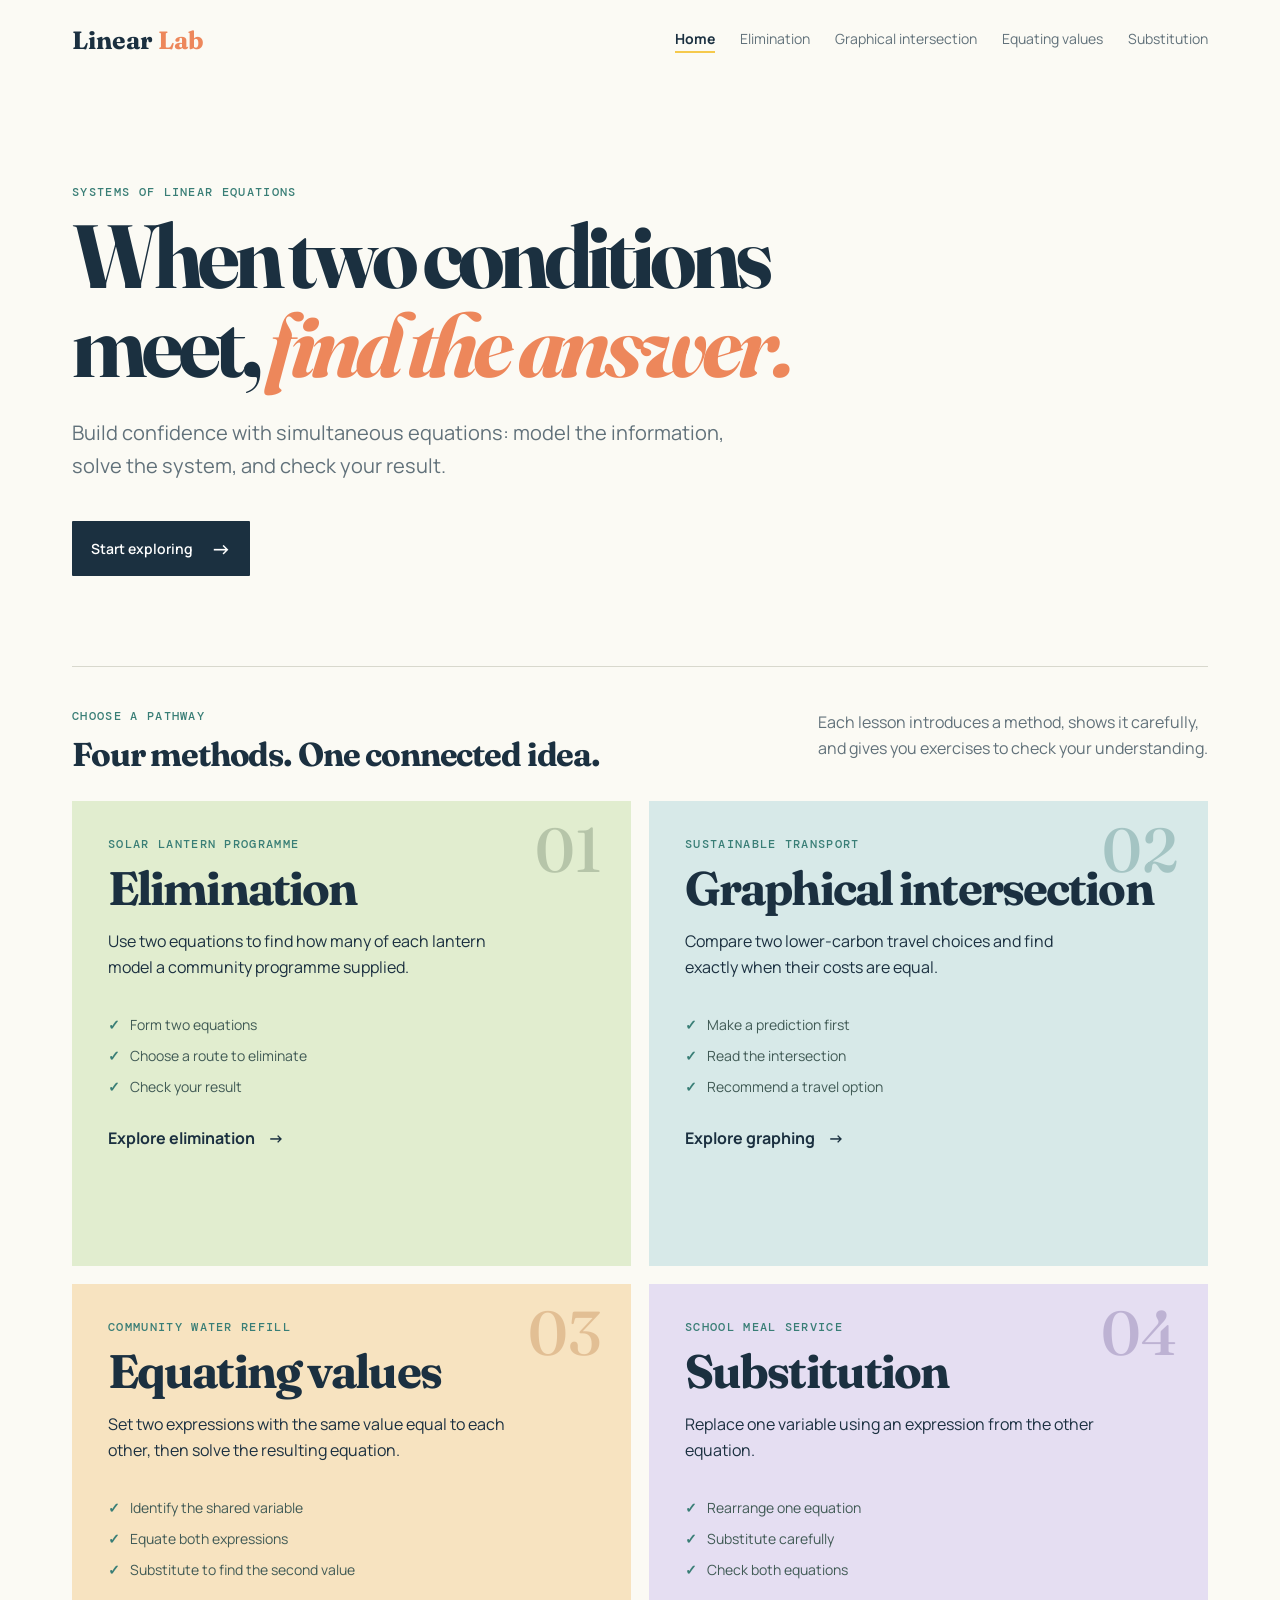
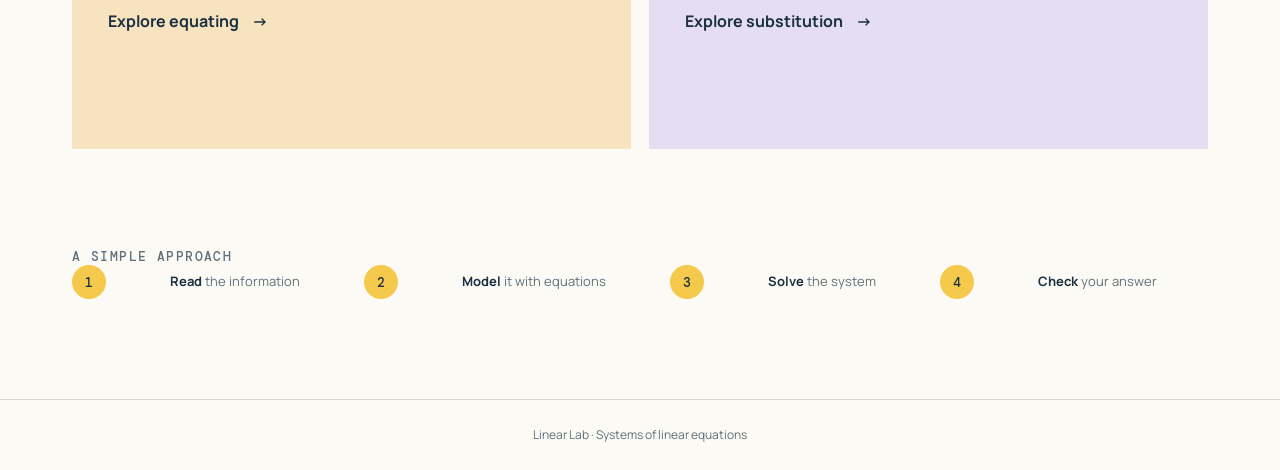
<file: index.html>
<!doctype html>
<html lang="en">
  <head>
    <meta charset="utf-8" />
    <meta name="viewport" content="width=device-width, initial-scale=1" />
    <title>Systems of Linear Equations | Linear Lab</title>
    <link rel="stylesheet" href="styles.css" />
  </head>
  <body>
    <header class="site-header">
      <a class="brand" href="index.html">Linear <span>Lab</span></a>
      <nav aria-label="Primary navigation"><a class="active" href="index.html">Home</a><a href="elimination.html">Elimination</a><a href="graphical-intersection.html">Graphical intersection</a><a href="equating-values.html">Equating values</a><a href="substitution.html">Substitution</a></nav>
    </header>
    <main>
      <section class="hero">
        <p class="eyebrow">Systems of linear equations</p>
        <h1>When two conditions meet, <em>find the answer.</em></h1>
        <p class="lead">Build confidence with simultaneous equations: model the information, solve the system, and check your result.</p>
        <a class="button" href="elimination.html">Start exploring <span>→</span></a>
      </section>
      <section class="method-intro" aria-labelledby="choose-method">
        <div><p class="eyebrow">Choose a pathway</p><h2 id="choose-method">Four methods. One connected idea.</h2></div>
        <p>Each lesson introduces a method, shows it carefully, and gives you exercises to check your understanding.</p>
      </section>
      <section class="pathways">
        <article class="pathway solar"><div class="pathway-number">01</div><p class="tag">Solar lantern programme</p><h3>Elimination</h3><p>Use two equations to find how many of each lantern model a community programme supplied.</p><ul><li>Form two equations</li><li>Choose a route to eliminate</li><li>Check your result</li></ul><a href="elimination.html">Explore elimination <span>→</span></a></article>
        <article class="pathway transport"><div class="pathway-number">02</div><p class="tag">Sustainable transport</p><h3>Graphical intersection</h3><p>Compare two lower-carbon travel choices and find exactly when their costs are equal.</p><ul><li>Make a prediction first</li><li>Read the intersection</li><li>Recommend a travel option</li></ul><a href="graphical-intersection.html">Explore graphing <span>→</span></a></article>
        <article class="pathway equating"><div class="pathway-number">03</div><p class="tag">Community water refill</p><h3>Equating values</h3><p>Set two expressions with the same value equal to each other, then solve the resulting equation.</p><ul><li>Identify the shared variable</li><li>Equate both expressions</li><li>Substitute to find the second value</li></ul><a href="equating-values.html">Explore equating <span>→</span></a></article>
        <article class="pathway substitution"><div class="pathway-number">04</div><p class="tag">School meal service</p><h3>Substitution</h3><p>Replace one variable using an expression from the other equation.</p><ul><li>Rearrange one equation</li><li>Substitute carefully</li><li>Check both equations</li></ul><a href="substitution.html">Explore substitution <span>→</span></a></article>
      </section>
      <section class="learning-cycle"><p class="eyebrow">A simple approach</p><div><span>1</span><p><strong>Read</strong> the information</p><span>2</span><p><strong>Model</strong> it with equations</p><span>3</span><p><strong>Solve</strong> the system</p><span>4</span><p><strong>Check</strong> your answer</p></div></section>
    </main>
    <footer>Linear Lab · Systems of linear equations</footer>
  </body>
</html>
</file>
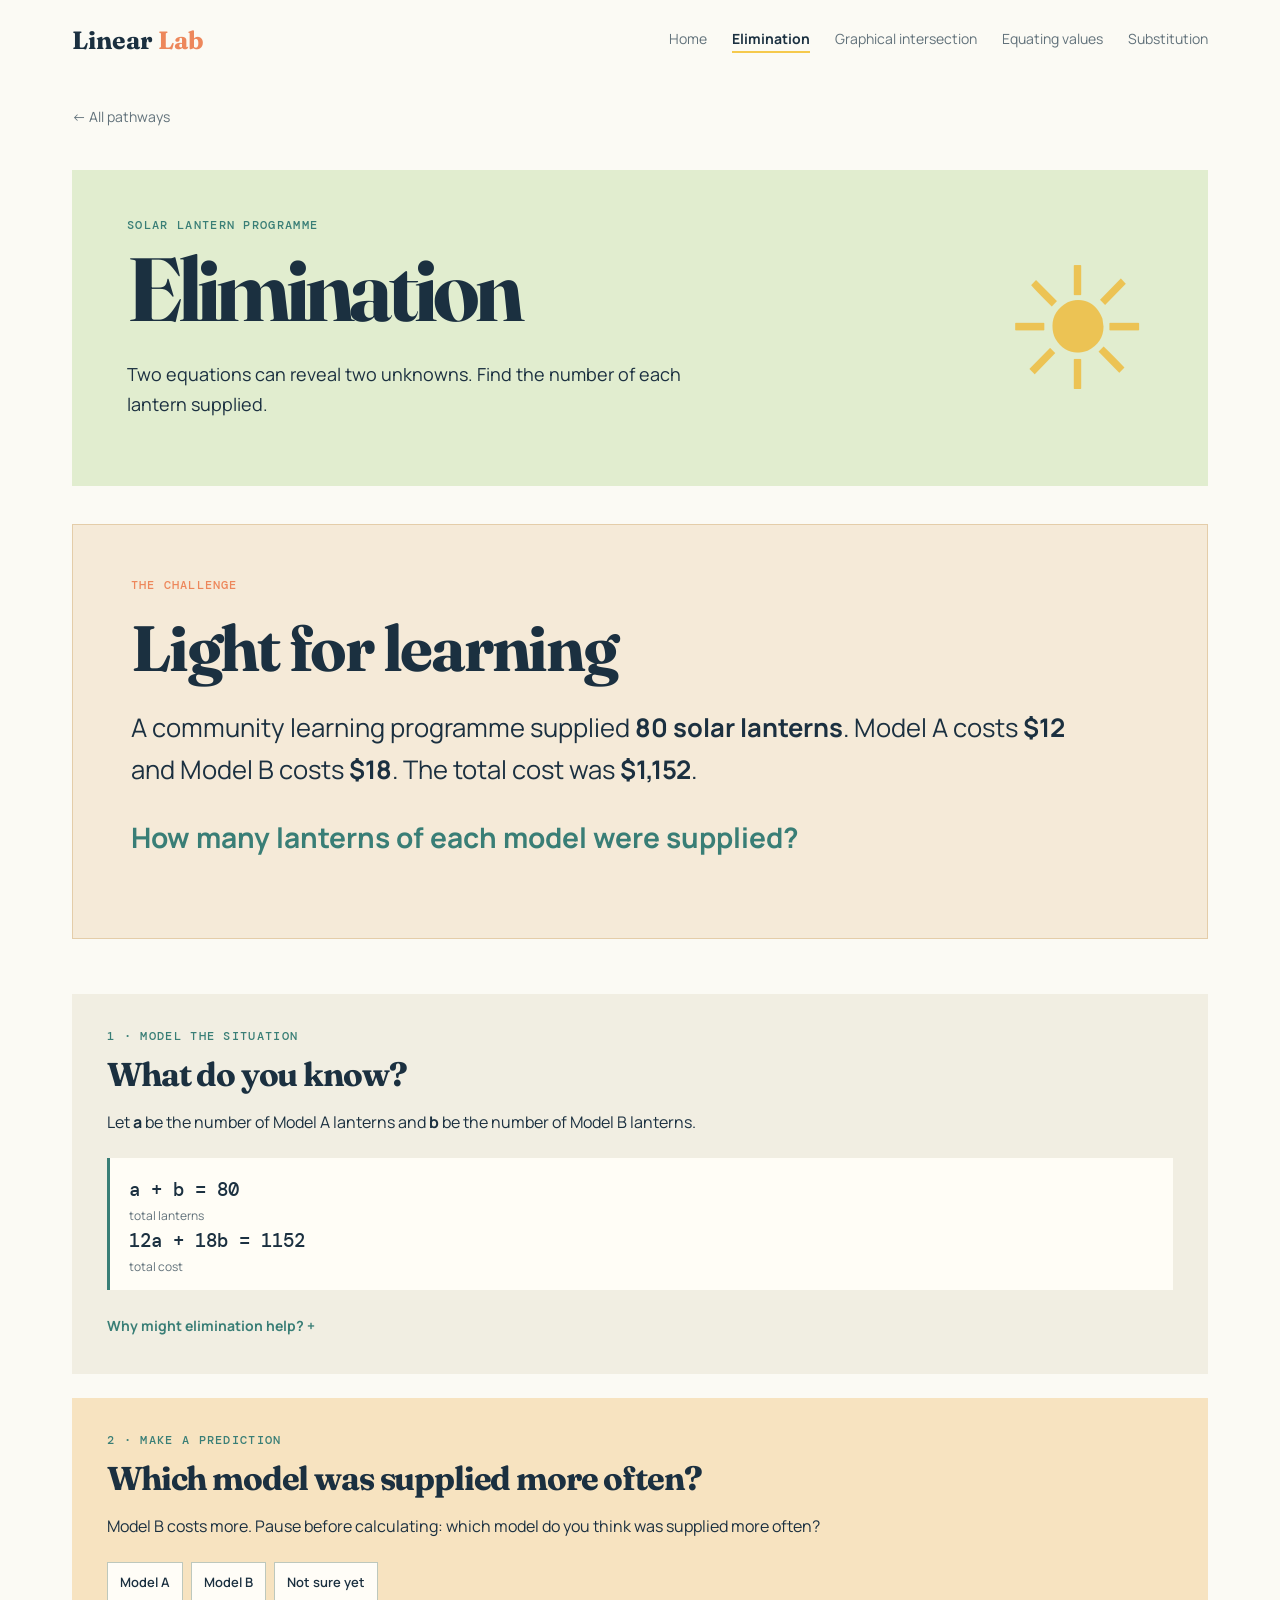
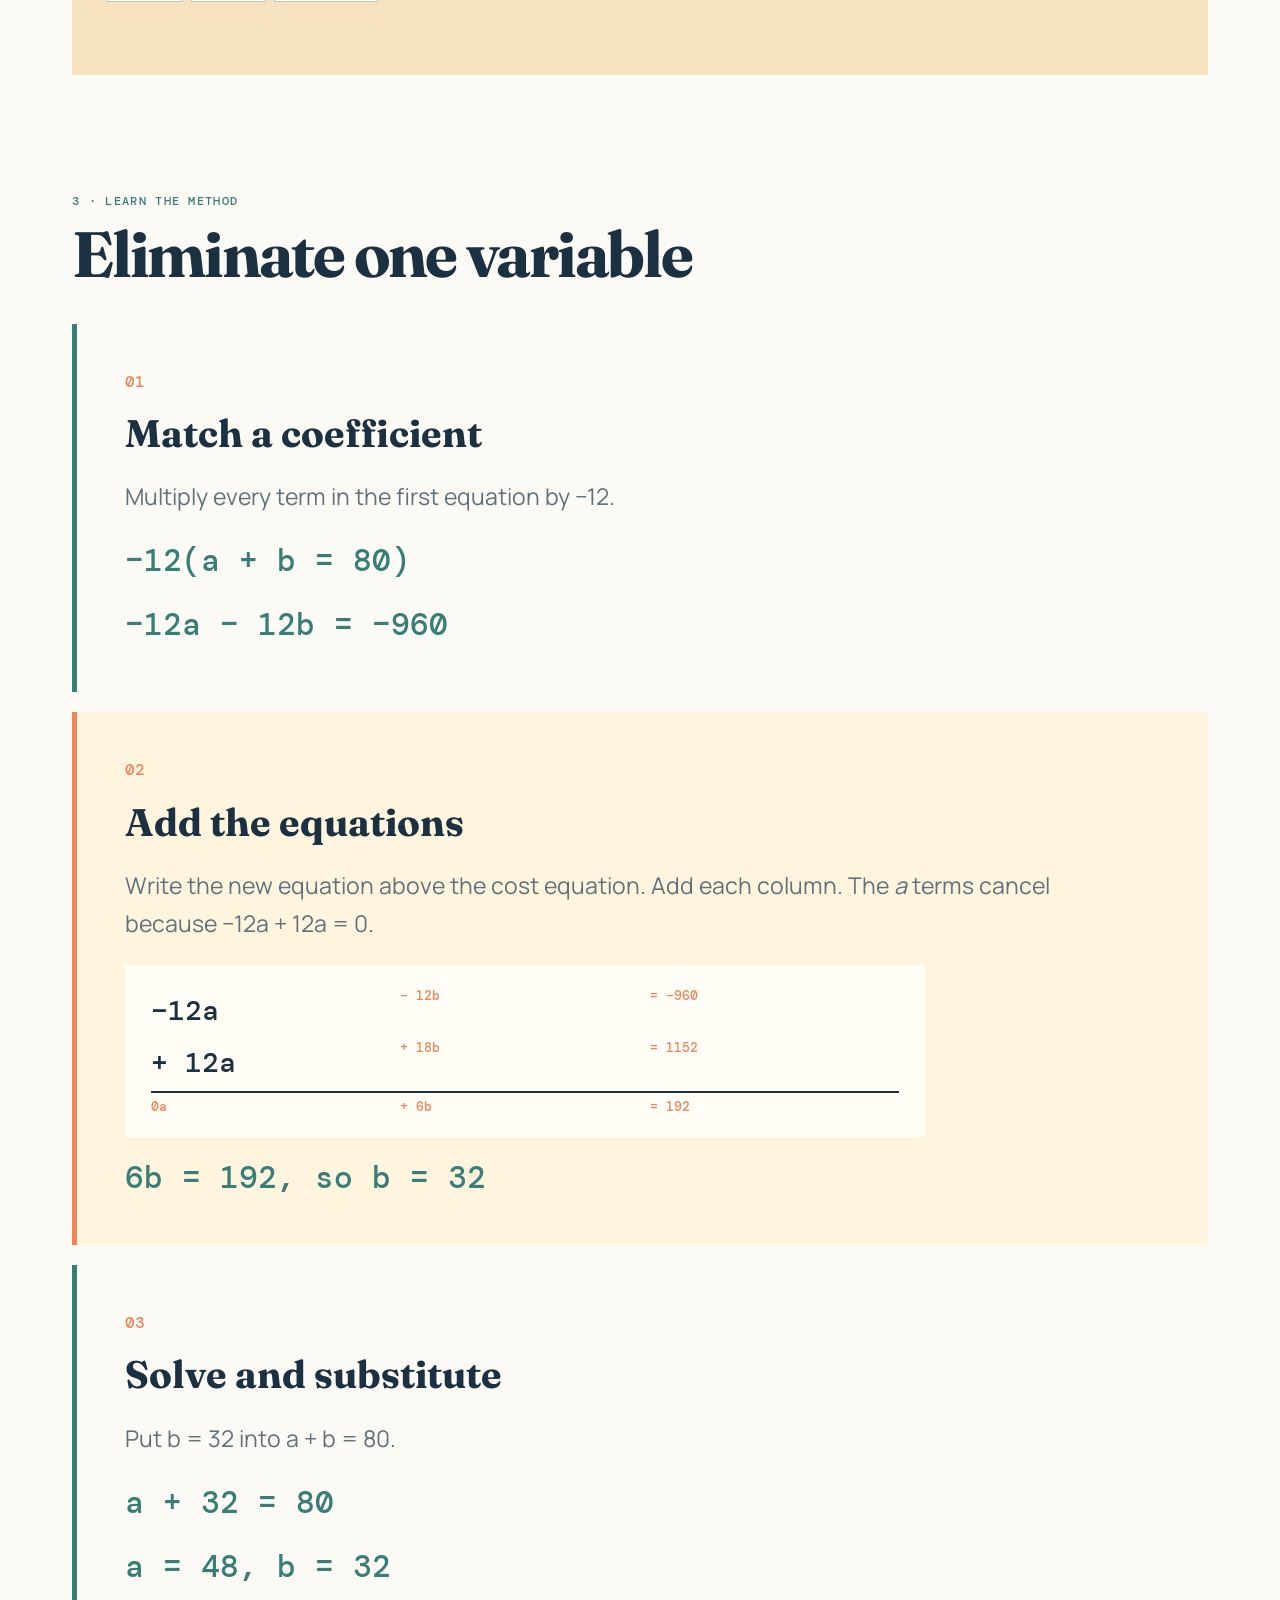
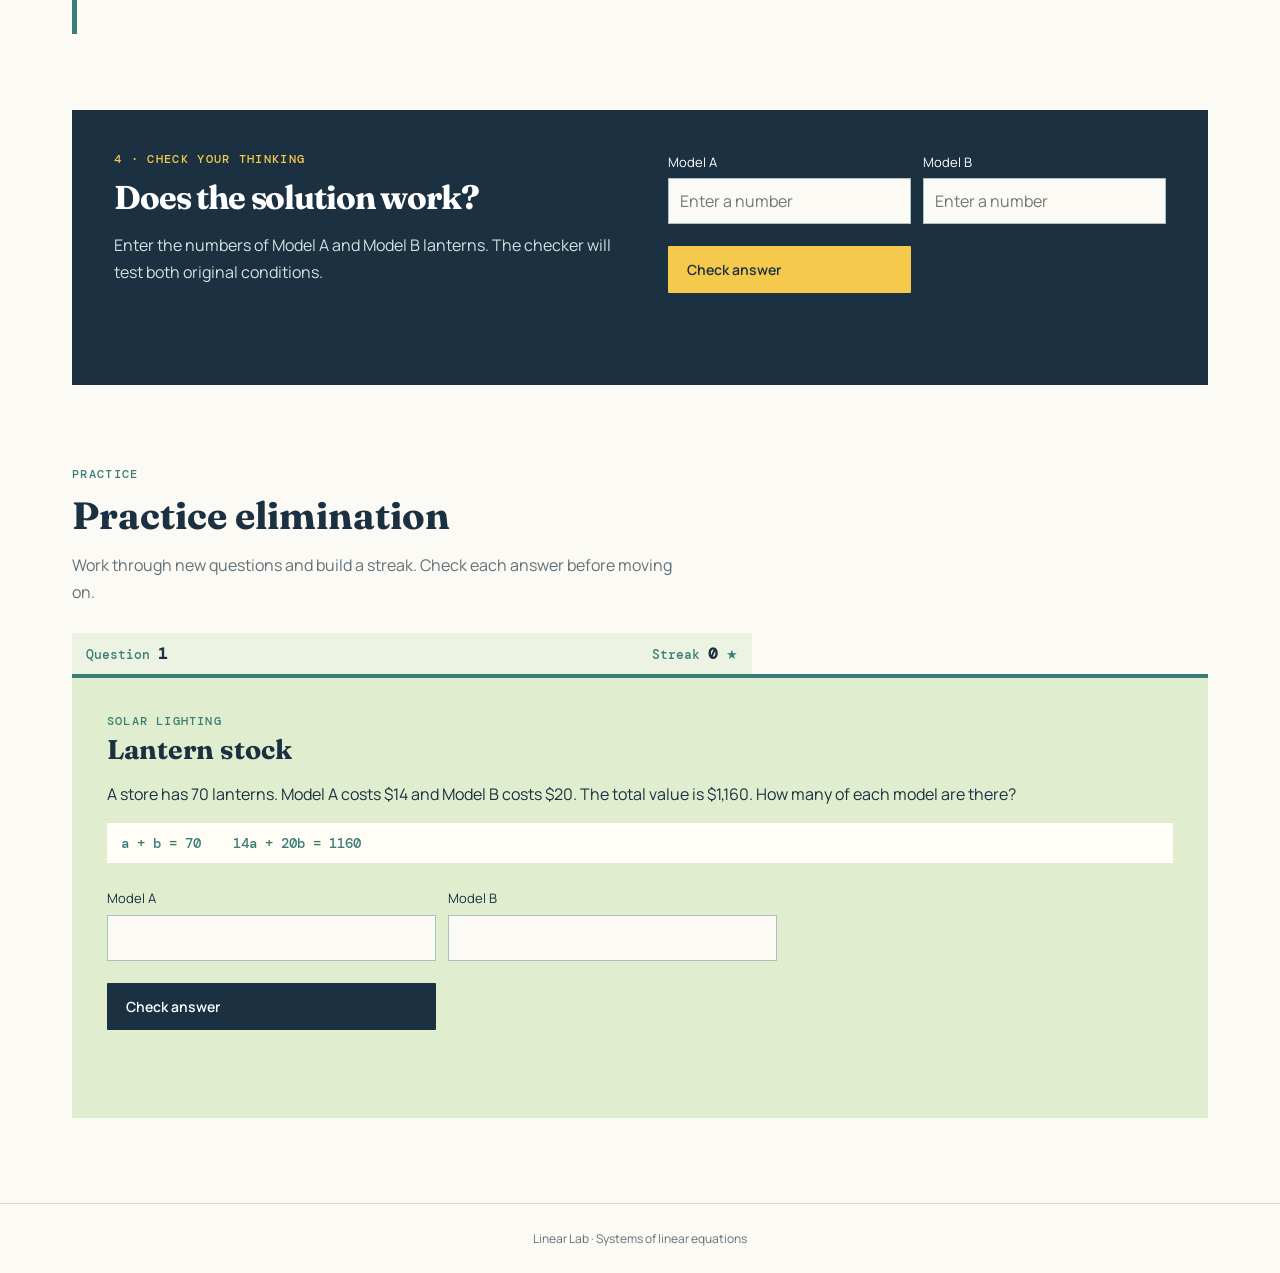
<file: elimination.html>
<!doctype html>
<html lang="en"><head><meta charset="utf-8"><meta name="viewport" content="width=device-width, initial-scale=1"><title>Elimination | Linear Lab</title><link rel="stylesheet" href="styles.css"></head>
<body><header class="site-header"><a class="brand" href="index.html">Linear <span>Lab</span></a><nav aria-label="Primary navigation"><a href="index.html">Home</a><a class="active" href="elimination.html">Elimination</a><a href="graphical-intersection.html">Graphical intersection</a><a href="equating-values.html">Equating values</a><a href="substitution.html">Substitution</a></nav></header>
<main class="lesson"><a class="back" href="index.html">← All pathways</a><section class="lesson-hero solar-hero"><div><p class="eyebrow">Solar lantern programme</p><h1>Elimination</h1><p>Two equations can reveal two unknowns. Find the number of each lantern supplied.</p></div><div class="sun-art" aria-hidden="true">☀</div></section>
<section class="challenge"><div class="step-label">The challenge</div><div><h2>Light for learning</h2><p>A community learning programme supplied <strong>80 solar lanterns</strong>. Model A costs <strong>$12</strong> and Model B costs <strong>$18</strong>. The total cost was <strong>$1,152</strong>.</p><p class="question">How many lanterns of each model were supplied?</p></div></section>
<section class="two-col"><article class="panel"><p class="eyebrow">1 · Model the situation</p><h2>What do you know?</h2><p>Let <strong>a</strong> be the number of Model A lanterns and <strong>b</strong> be the number of Model B lanterns.</p><div class="equations"><p>a + b = 80 <small>total lanterns</small></p><p>12a + 18b = 1152 <small>total cost</small></p></div><button class="text-button" data-reveal="prediction">Why might elimination help? +</button><p id="prediction" class="reveal">There are two equations and the same two variables. We can make one variable disappear, then solve for the other.</p></article>
<article class="panel warm"><p class="eyebrow">2 · Make a prediction</p><h2>Which model was supplied more often?</h2><p>Model B costs more. Pause before calculating: which model do you think was supplied more often?</p><div class="choice-row" data-choice="lantern"><button>Model A</button><button>Model B</button><button>Not sure yet</button></div><p class="feedback" id="lantern-feedback" aria-live="polite"></p></article></section>
<section class="worked"><p class="eyebrow">3 · Learn the method</p><h2>Eliminate one variable</h2><div class="worked-steps"><article><span>01</span><h3>Match a coefficient</h3><p>Multiply every term in the first equation by −12.</p><code>−12(a + b = 80)</code><code>−12a − 12b = −960</code></article><article class="addition-step"><span>02</span><h3>Add the equations</h3><p>Write the new equation above the cost equation. Add each column. The <em>a</em> terms cancel because −12a + 12a = 0.</p><div class="equation-stack"><div>−12a <span>− 12b</span> <span>= −960</span></div><div>+ 12a <span>+ 18b</span> <span>= 1152</span></div><div class="sum-line"><span>0a</span> <span>+ 6b</span> <span>= 192</span></div></div><code>6b = 192, so b = 32</code></article><article><span>03</span><h3>Solve and substitute</h3><p>Put b = 32 into a + b = 80.</p><code>a + 32 = 80</code><code>a = 48, b = 32</code></article></div></section>
<section class="practice"><div><p class="eyebrow">4 · Check your thinking</p><h2>Does the solution work?</h2><p>Enter the numbers of Model A and Model B lanterns. The checker will test both original conditions.</p></div><form id="elimination-form" class="answer-form"><label>Model A <input id="model-a" type="number" inputmode="numeric" placeholder="Enter a number"></label><label>Model B <input id="model-b" type="number" inputmode="numeric" placeholder="Enter a number"></label><button class="button" type="submit">Check answer</button><p class="feedback" id="elimination-feedback" aria-live="polite"></p></form></section>
<section class="exercise practice-zone" id="elimination-practice"><div class="exercise-heading"><p class="eyebrow">Practice</p><h2>Practice elimination</h2><p>Work through new questions and build a streak. Check each answer before moving on.</p></div><div class="practice-status"><span>Question <strong id="elimination-question-number">1</strong></span><span aria-label="Correct answer streak">Streak <strong id="elimination-streak">0</strong> ★</span></div><article class="exercise-card"><p class="exercise-number" id="elimination-practice-topic">Practice question</p><h3 id="elimination-practice-title"></h3><p id="elimination-practice-prompt"></p><p class="mini-equation" id="elimination-practice-equations"></p><form id="elimination-practice-form" class="answer-form light-form"><label id="elimination-label-a">First amount <input id="practice-model-a" type="number" inputmode="numeric" required></label><label id="elimination-label-b">Second amount <input id="practice-model-b" type="number" inputmode="numeric" required></label><button class="button" type="submit">Check answer</button><button class="next-button" id="elimination-next" type="button" hidden>Try another question →</button><p class="feedback" id="elimination-practice-feedback" aria-live="polite"></p></form></article></section></main><footer>Linear Lab · Systems of linear equations</footer><script src="app.js"></script></body></html>
</file>
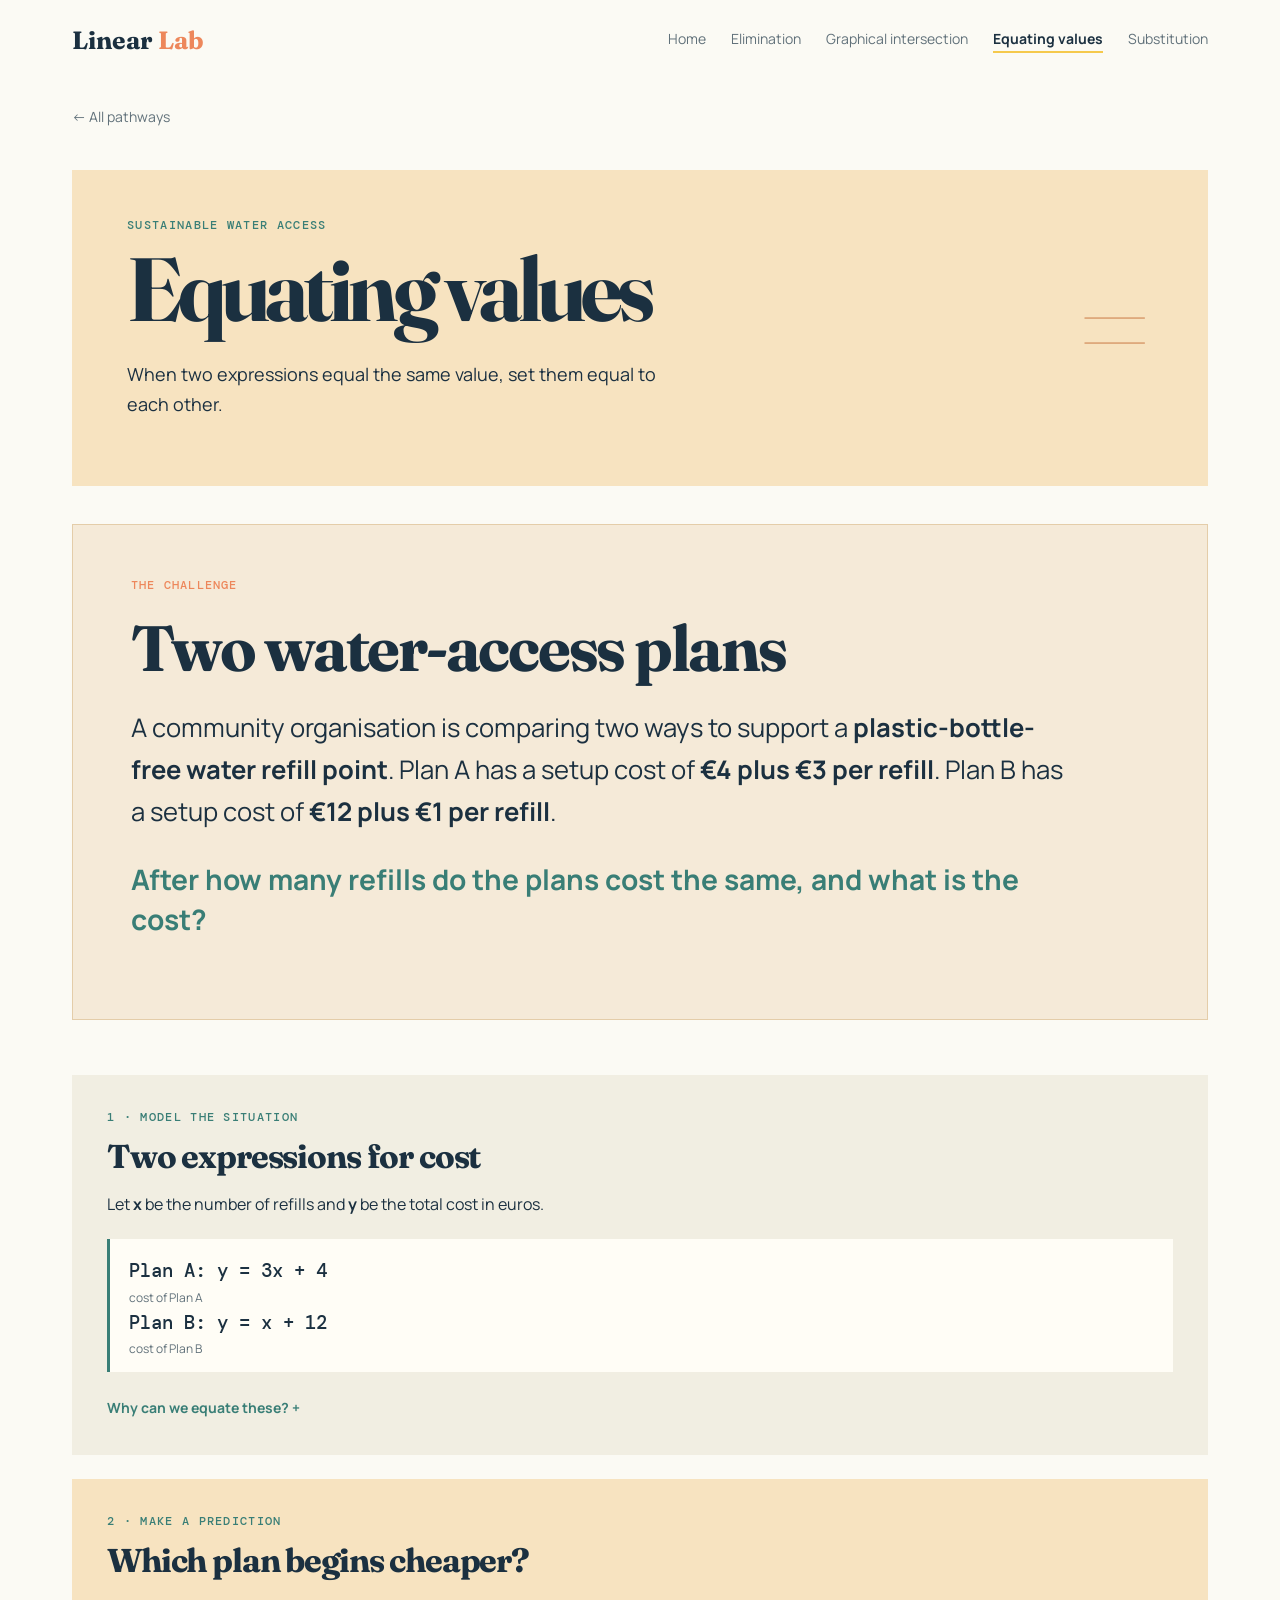
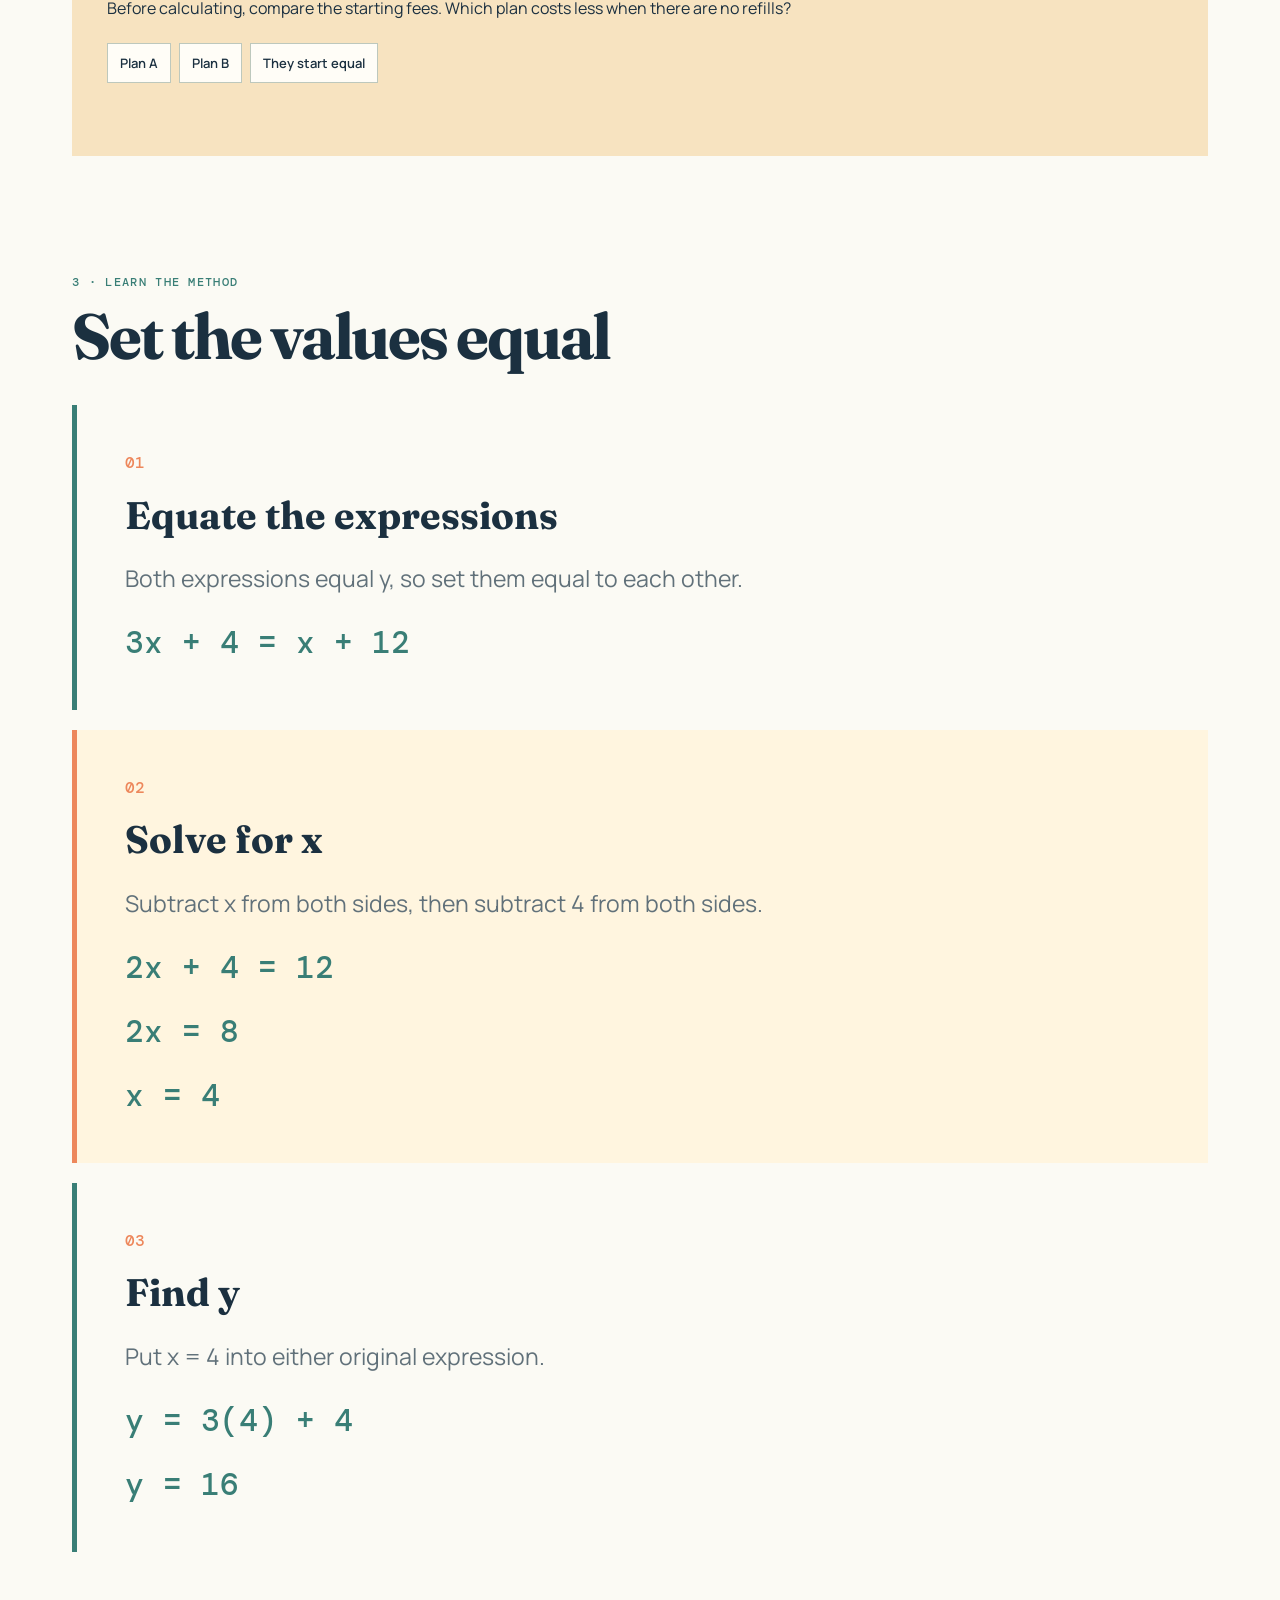
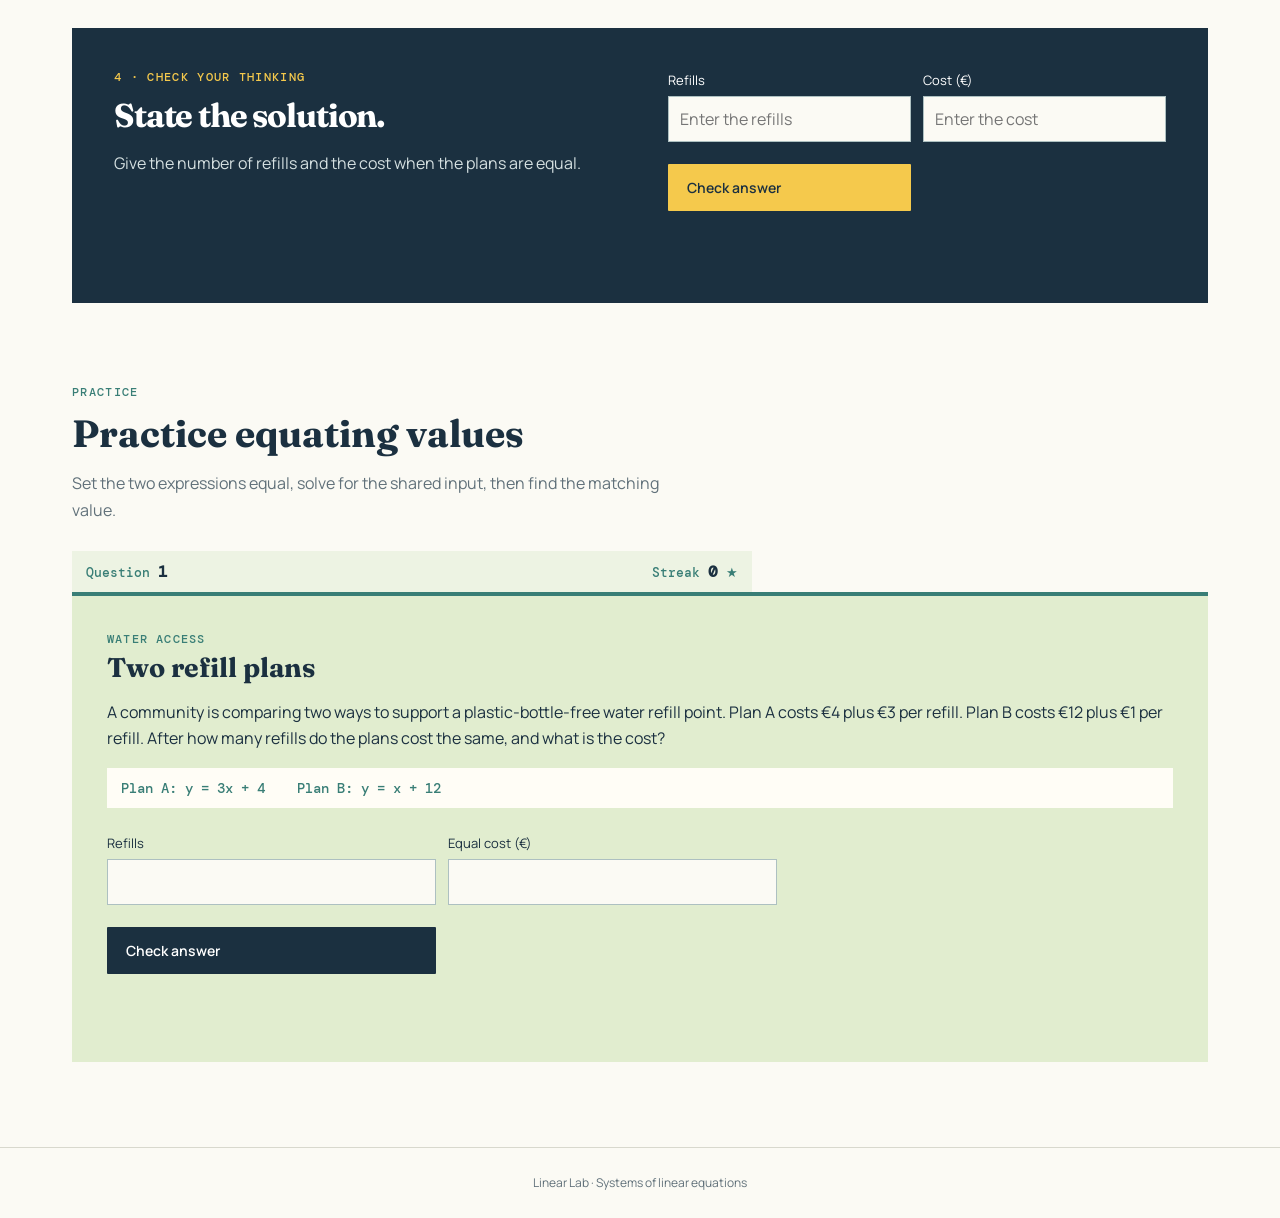
<file: equating-values.html>
<!doctype html>
<html lang="en"><head><meta charset="utf-8"><meta name="viewport" content="width=device-width, initial-scale=1"><title>Equating Values | Linear Lab</title><link rel="stylesheet" href="styles.css"></head>
<body><header class="site-header"><a class="brand" href="index.html">Linear <span>Lab</span></a><nav aria-label="Primary navigation"><a href="index.html">Home</a><a href="elimination.html">Elimination</a><a href="graphical-intersection.html">Graphical intersection</a><a class="active" href="equating-values.html">Equating values</a><a href="substitution.html">Substitution</a></nav></header>
<main class="lesson"><a class="back" href="index.html">← All pathways</a><section class="lesson-hero equating-hero"><div><p class="eyebrow">Sustainable water access</p><h1>Equating values</h1><p>When two expressions equal the same value, set them equal to each other.</p></div><div class="method-art" aria-hidden="true">=</div></section>
<section class="challenge"><div class="step-label">The challenge</div><div><h2>Two water-access plans</h2><p>A community organisation is comparing two ways to support a <strong>plastic-bottle-free water refill point</strong>. Plan A has a setup cost of <strong>€4 plus €3 per refill</strong>. Plan B has a setup cost of <strong>€12 plus €1 per refill</strong>.</p><p class="question">After how many refills do the plans cost the same, and what is the cost?</p></div></section>
<section class="two-col"><article class="panel"><p class="eyebrow">1 · Model the situation</p><h2>Two expressions for cost</h2><p>Let <strong>x</strong> be the number of refills and <strong>y</strong> be the total cost in euros.</p><div class="equations"><p>Plan A: y = 3x + 4 <small>cost of Plan A</small></p><p>Plan B: y = x + 12 <small>cost of Plan B</small></p></div><button class="text-button" data-reveal="equating-explanation">Why can we equate these? +</button><p id="equating-explanation" class="reveal">Both expressions equal y, the same total cost. At the point where the plans match, 3x + 4 must equal x + 12.</p></article>
<article class="panel warm"><p class="eyebrow">2 · Make a prediction</p><h2>Which plan begins cheaper?</h2><p>Before calculating, compare the starting fees. Which plan costs less when there are no refills?</p><div class="choice-row" data-choice="refill"><button>Plan A</button><button>Plan B</button><button>They start equal</button></div><p class="feedback" id="refill-feedback" aria-live="polite"></p></article></section>
<section class="worked"><p class="eyebrow">3 · Learn the method</p><h2>Set the values equal</h2><div class="worked-steps"><article><span>01</span><h3>Equate the expressions</h3><p>Both expressions equal y, so set them equal to each other.</p><code>3x + 4 = x + 12</code></article><article class="addition-step"><span>02</span><h3>Solve for x</h3><p>Subtract x from both sides, then subtract 4 from both sides.</p><code>2x + 4 = 12</code><code>2x = 8</code><code>x = 4</code></article><article><span>03</span><h3>Find y</h3><p>Put x = 4 into either original expression.</p><code>y = 3(4) + 4</code><code>y = 16</code></article></div></section>
<section class="practice"><div><p class="eyebrow">4 · Check your thinking</p><h2>State the solution.</h2><p>Give the number of refills and the cost when the plans are equal.</p></div><form id="equating-form" class="answer-form"><label>Refills <input id="equating-x" type="number" inputmode="numeric" placeholder="Enter the refills"></label><label>Cost (€) <input id="equating-y" type="number" inputmode="numeric" placeholder="Enter the cost"></label><button class="button" type="submit">Check answer</button><p class="feedback" id="equating-feedback" aria-live="polite"></p></form></section>
<section class="exercise practice-zone" id="equating-practice"><div class="exercise-heading"><p class="eyebrow">Practice</p><h2>Practice equating values</h2><p>Set the two expressions equal, solve for the shared input, then find the matching value.</p></div><div class="practice-status"><span>Question <strong id="equating-question-number">1</strong></span><span aria-label="Correct answer streak">Streak <strong id="equating-streak">0</strong> ★</span></div><article class="exercise-card"><p class="exercise-number" id="equating-practice-topic">Practice question</p><h3 id="equating-practice-title"></h3><p id="equating-practice-prompt"></p><p class="mini-equation" id="equating-practice-equations"></p><form id="equating-practice-form" class="answer-form light-form"><label id="equating-label-one">First value <input id="equating-practice-one" type="number" inputmode="numeric" required></label><label id="equating-label-two">Second value <input id="equating-practice-two" type="number" inputmode="numeric" required></label><button class="button" type="submit">Check answer</button><button class="next-button" id="equating-next" type="button" hidden>Try another question →</button><p class="feedback" id="equating-practice-feedback" aria-live="polite"></p></form></article></section></main><footer>Linear Lab · Systems of linear equations</footer><script src="app.js"></script></body></html>
</file>
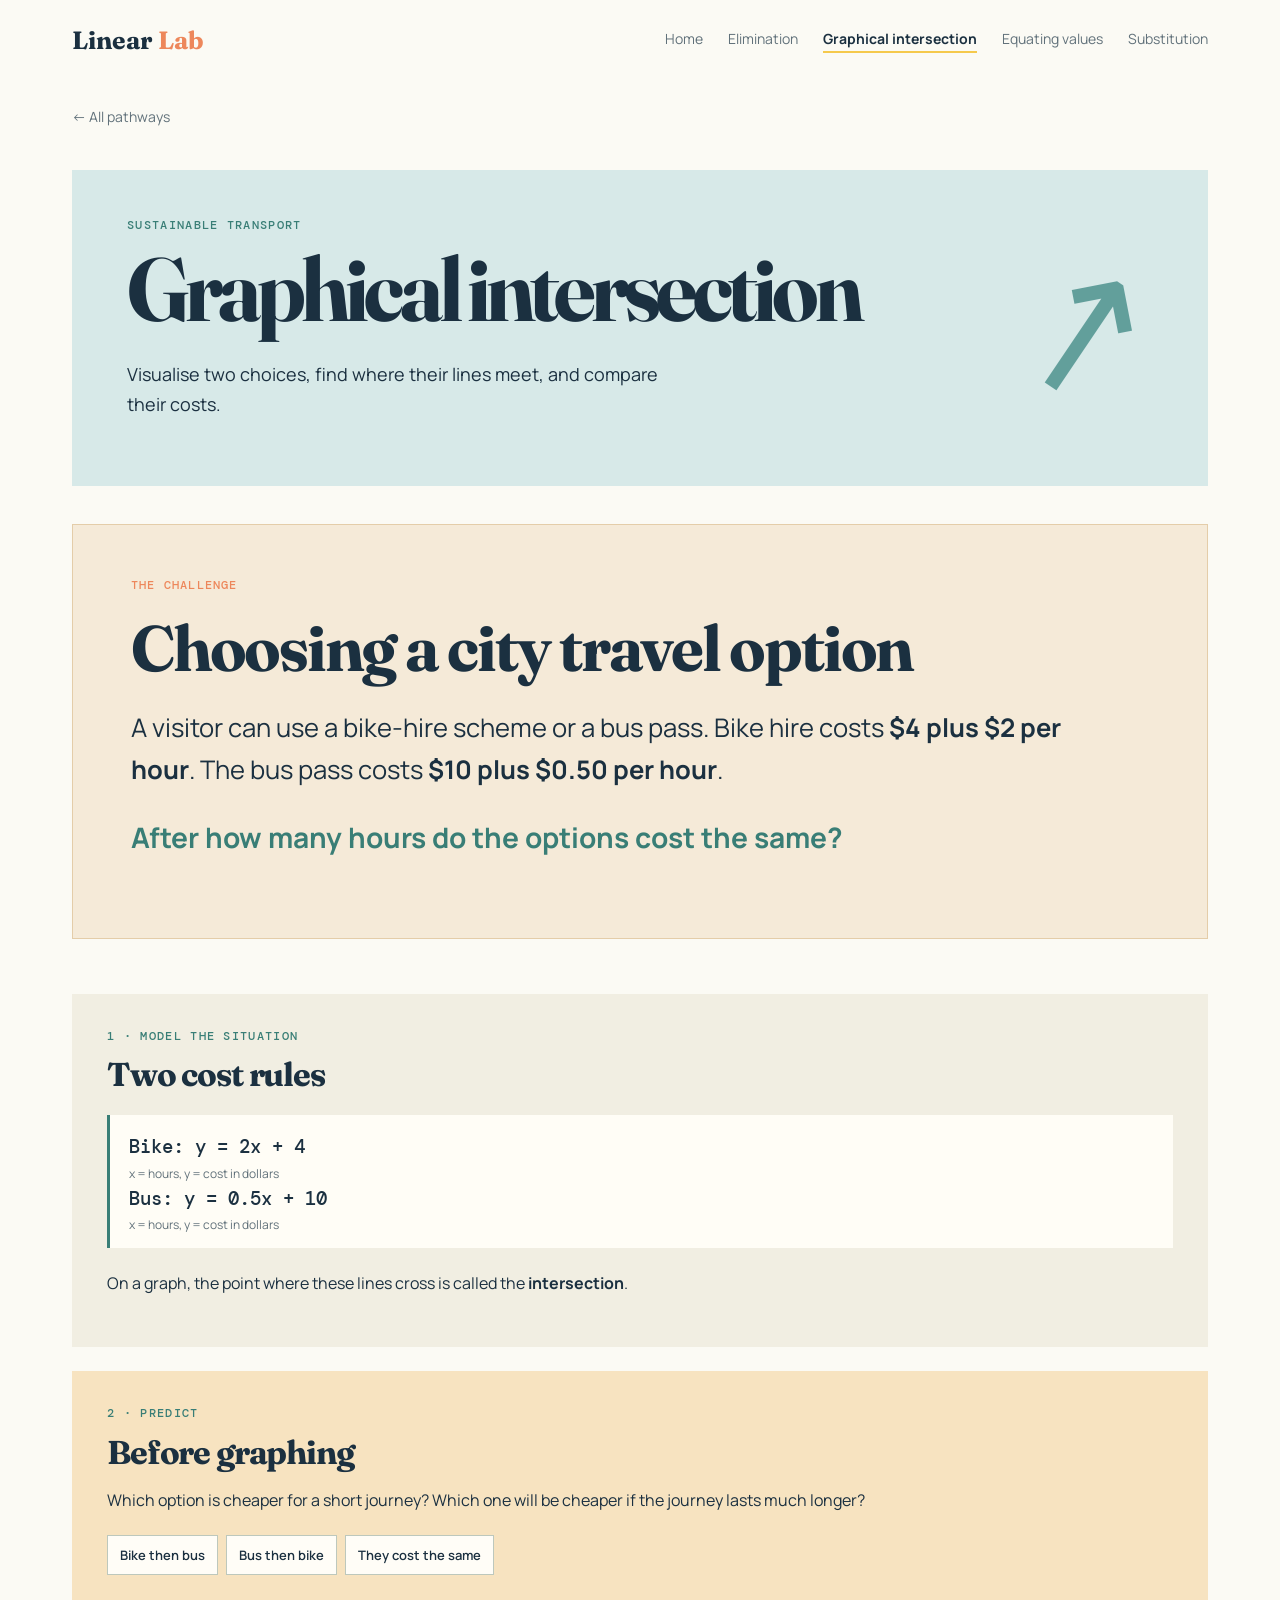
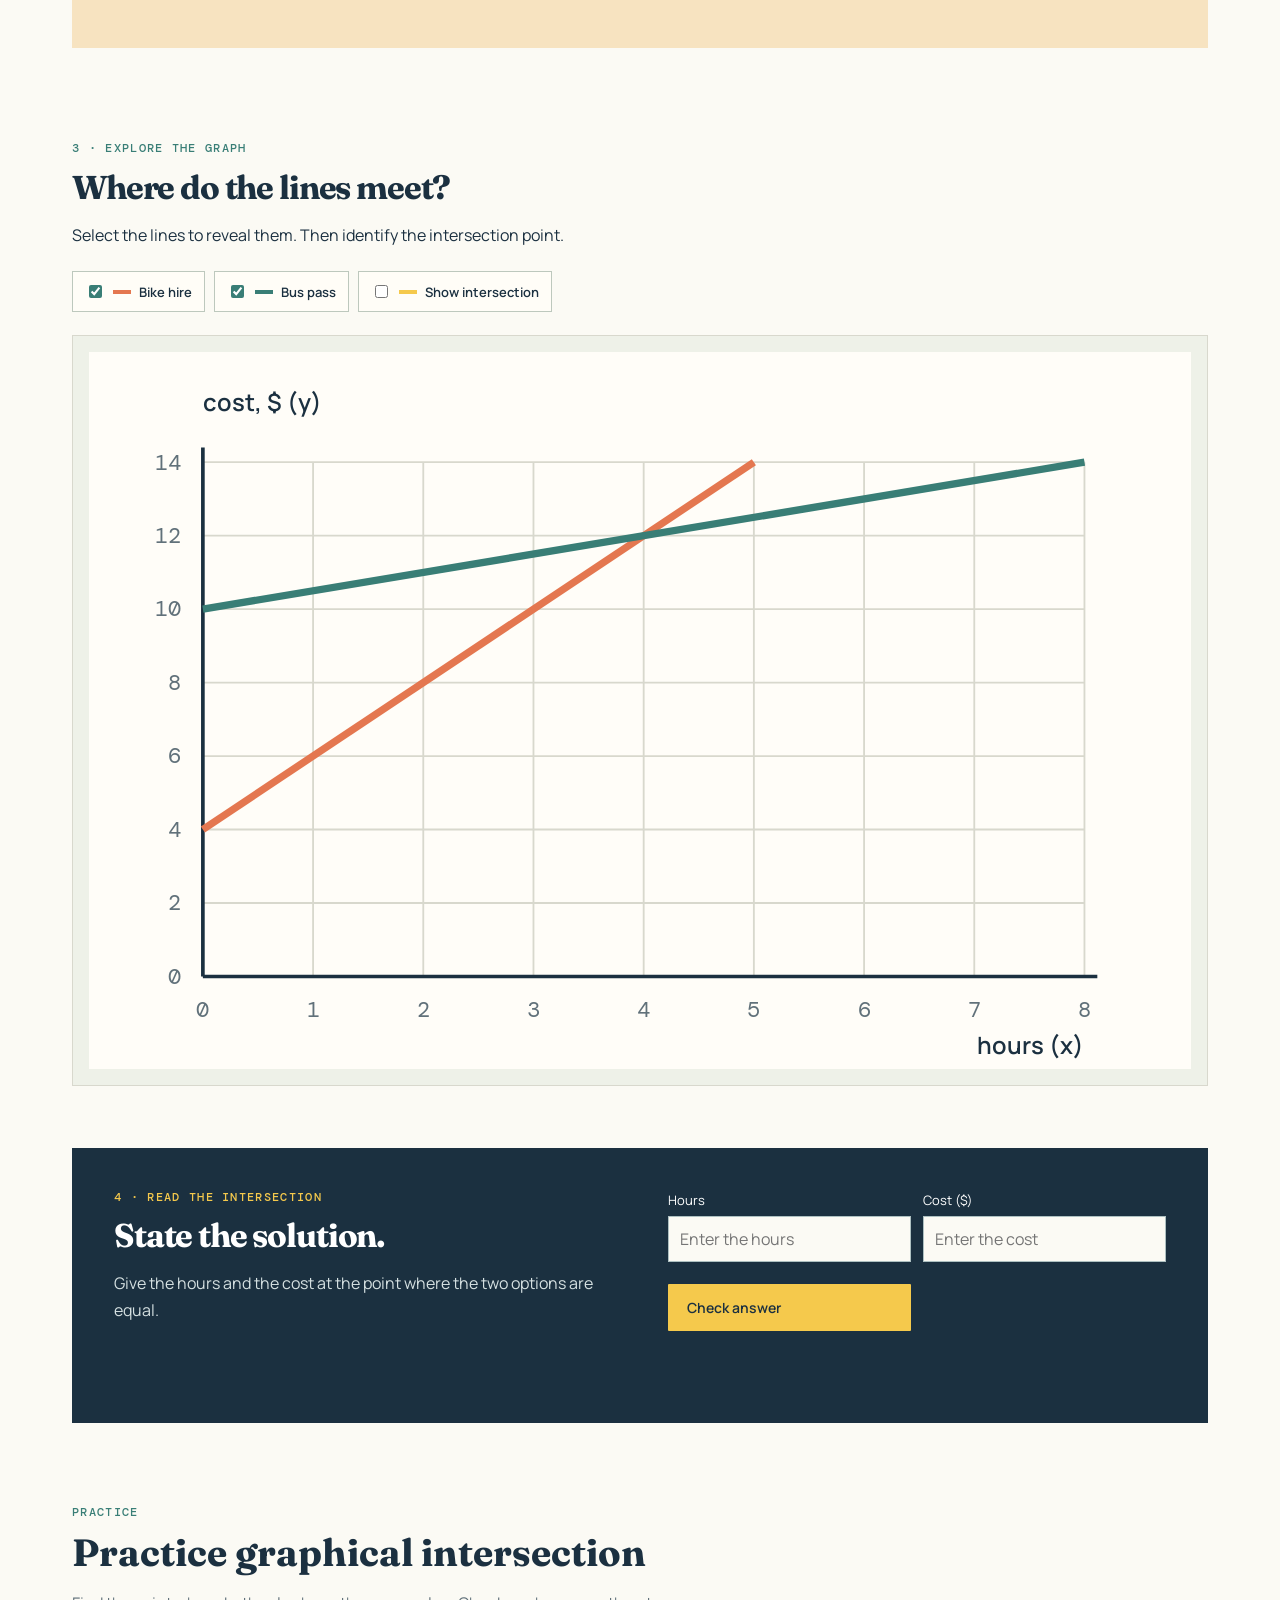
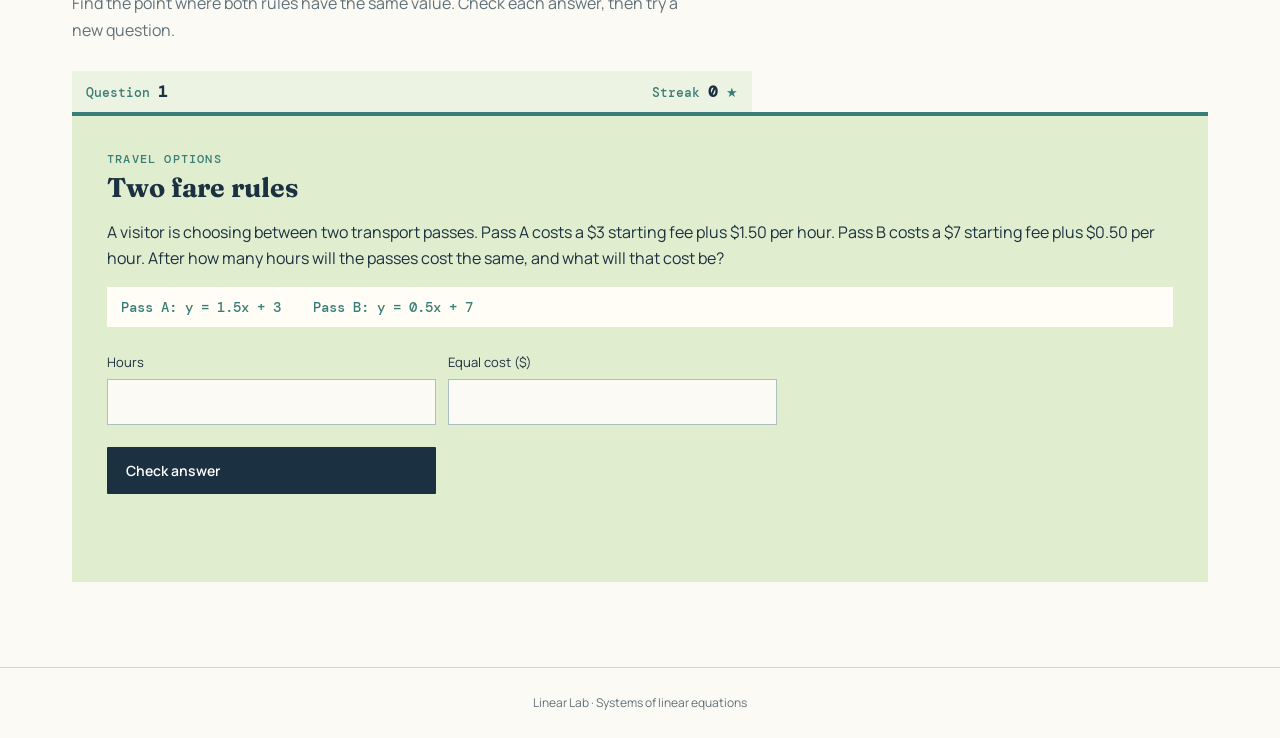
<file: graphical-intersection.html>
<!doctype html>
<html lang="en"><head><meta charset="utf-8"><meta name="viewport" content="width=device-width, initial-scale=1"><title>Graphical Intersection | Linear Lab</title><link rel="stylesheet" href="styles.css"></head>
<body><header class="site-header"><a class="brand" href="index.html">Linear <span>Lab</span></a><nav aria-label="Primary navigation"><a href="index.html">Home</a><a href="elimination.html">Elimination</a><a class="active" href="graphical-intersection.html">Graphical intersection</a><a href="equating-values.html">Equating values</a><a href="substitution.html">Substitution</a></nav></header>
<main class="lesson"><a class="back" href="index.html">← All pathways</a><section class="lesson-hero transport-hero"><div><p class="eyebrow">Sustainable transport</p><h1>Graphical intersection</h1><p>Visualise two choices, find where their lines meet, and compare their costs.</p></div><div class="transport-art" aria-hidden="true">↗</div></section>
<section class="challenge"><div class="step-label">The challenge</div><div><h2>Choosing a city travel option</h2><p>A visitor can use a bike-hire scheme or a bus pass. Bike hire costs <strong>$4 plus $2 per hour</strong>. The bus pass costs <strong>$10 plus $0.50 per hour</strong>.</p><p class="question">After how many hours do the options cost the same?</p></div></section>
<section class="two-col"><article class="panel"><p class="eyebrow">1 · Model the situation</p><h2>Two cost rules</h2><div class="equations transport-eq"><p>Bike: y = 2x + 4 <small>x = hours, y = cost in dollars</small></p><p>Bus: y = 0.5x + 10 <small>x = hours, y = cost in dollars</small></p></div><p>On a graph, the point where these lines cross is called the <strong>intersection</strong>.</p></article><article class="panel warm"><p class="eyebrow">2 · Predict</p><h2>Before graphing</h2><p>Which option is cheaper for a short journey? Which one will be cheaper if the journey lasts much longer?</p><div class="choice-row" data-choice="travel"><button>Bike then bus</button><button>Bus then bike</button><button>They cost the same</button></div><p class="feedback" id="travel-feedback" aria-live="polite"></p></article></section>
<section class="graph-section"><div><p class="eyebrow">3 · Explore the graph</p><h2>Where do the lines meet?</h2><p>Select the lines to reveal them. Then identify the intersection point.</p><div class="toggle-row"><label class="bike-label"><input type="checkbox" id="bike-toggle" checked><i></i> Bike hire</label><label class="bus-label"><input type="checkbox" id="bus-toggle" checked><i></i> Bus pass</label><label class="point-label-toggle"><input type="checkbox" id="point-toggle"><i></i> Show intersection</label></div></div><div class="graph-wrap"><svg id="cost-graph" viewBox="0 0 600 390" role="img" aria-label="Cost graph with hours on the horizontal axis and dollars on the vertical axis"></svg></div></section>
<section class="practice"><div><p class="eyebrow">4 · Read the intersection</p><h2>State the solution.</h2><p>Give the hours and the cost at the point where the two options are equal.</p></div><form id="graph-form" class="answer-form"><label>Hours <input id="hours" type="number" inputmode="decimal" placeholder="Enter the hours"></label><label>Cost ($) <input id="cost" type="number" inputmode="decimal" placeholder="Enter the cost"></label><button class="button" type="submit">Check answer</button><p class="feedback" id="graph-feedback" aria-live="polite"></p></form></section>
<section class="exercise practice-zone" id="graph-practice"><div class="exercise-heading"><p class="eyebrow">Practice</p><h2>Practice graphical intersection</h2><p>Find the point where both rules have the same value. Check each answer, then try a new question.</p></div><div class="practice-status"><span>Question <strong id="graph-question-number">1</strong></span><span aria-label="Correct answer streak">Streak <strong id="graph-streak">0</strong> ★</span></div><article class="exercise-card"><p class="exercise-number" id="graph-practice-topic">Practice question</p><h3 id="graph-practice-title"></h3><p id="graph-practice-prompt"></p><p class="mini-equation" id="graph-practice-equations"></p><form id="graph-practice-form" class="answer-form light-form"><label id="graph-label-x">x-coordinate <input id="practice-hours" type="number" inputmode="decimal" required></label><label id="graph-label-y">y-coordinate <input id="practice-cost" type="number" inputmode="decimal" required></label><button class="button" type="submit">Check answer</button><button class="next-button" id="graph-next" type="button" hidden>Try another question →</button><p class="feedback" id="graph-practice-feedback" aria-live="polite"></p></form></article></section></main><footer>Linear Lab · Systems of linear equations</footer><script src="app.js"></script></body></html>
</file>
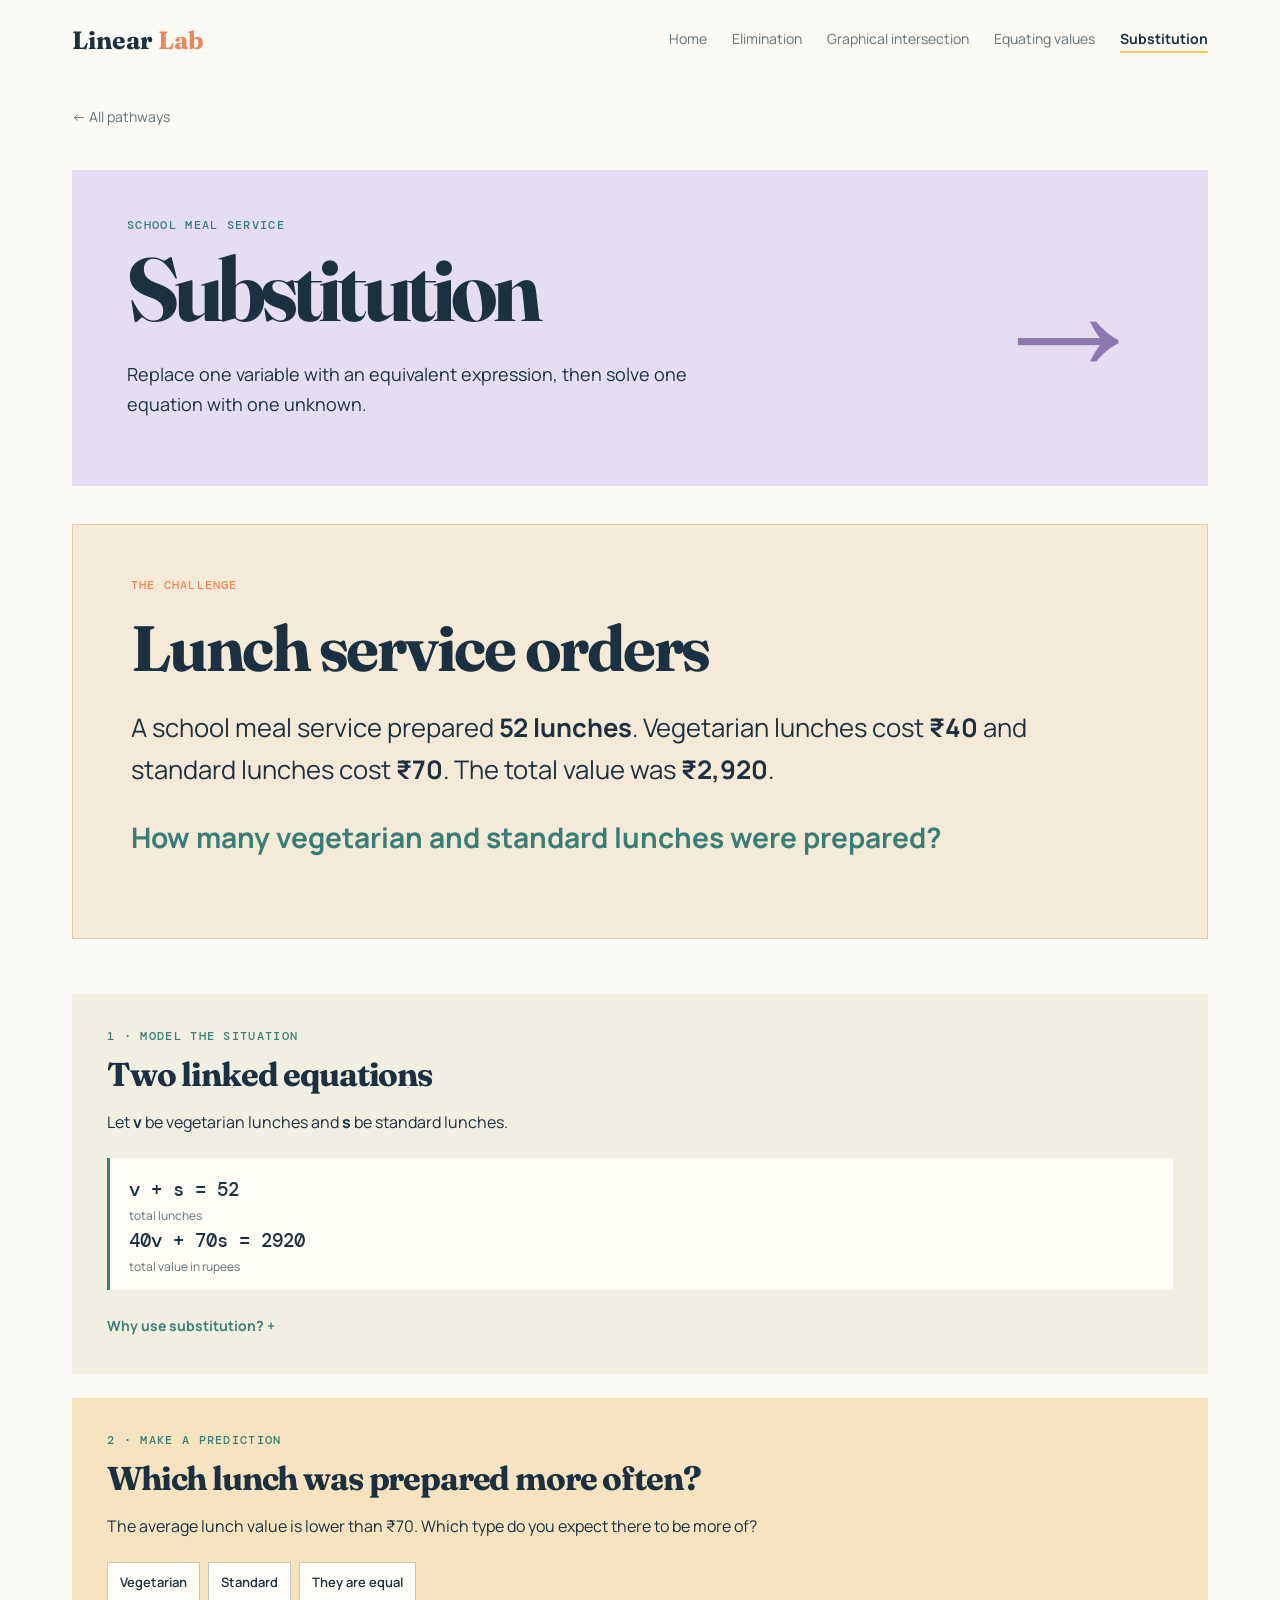
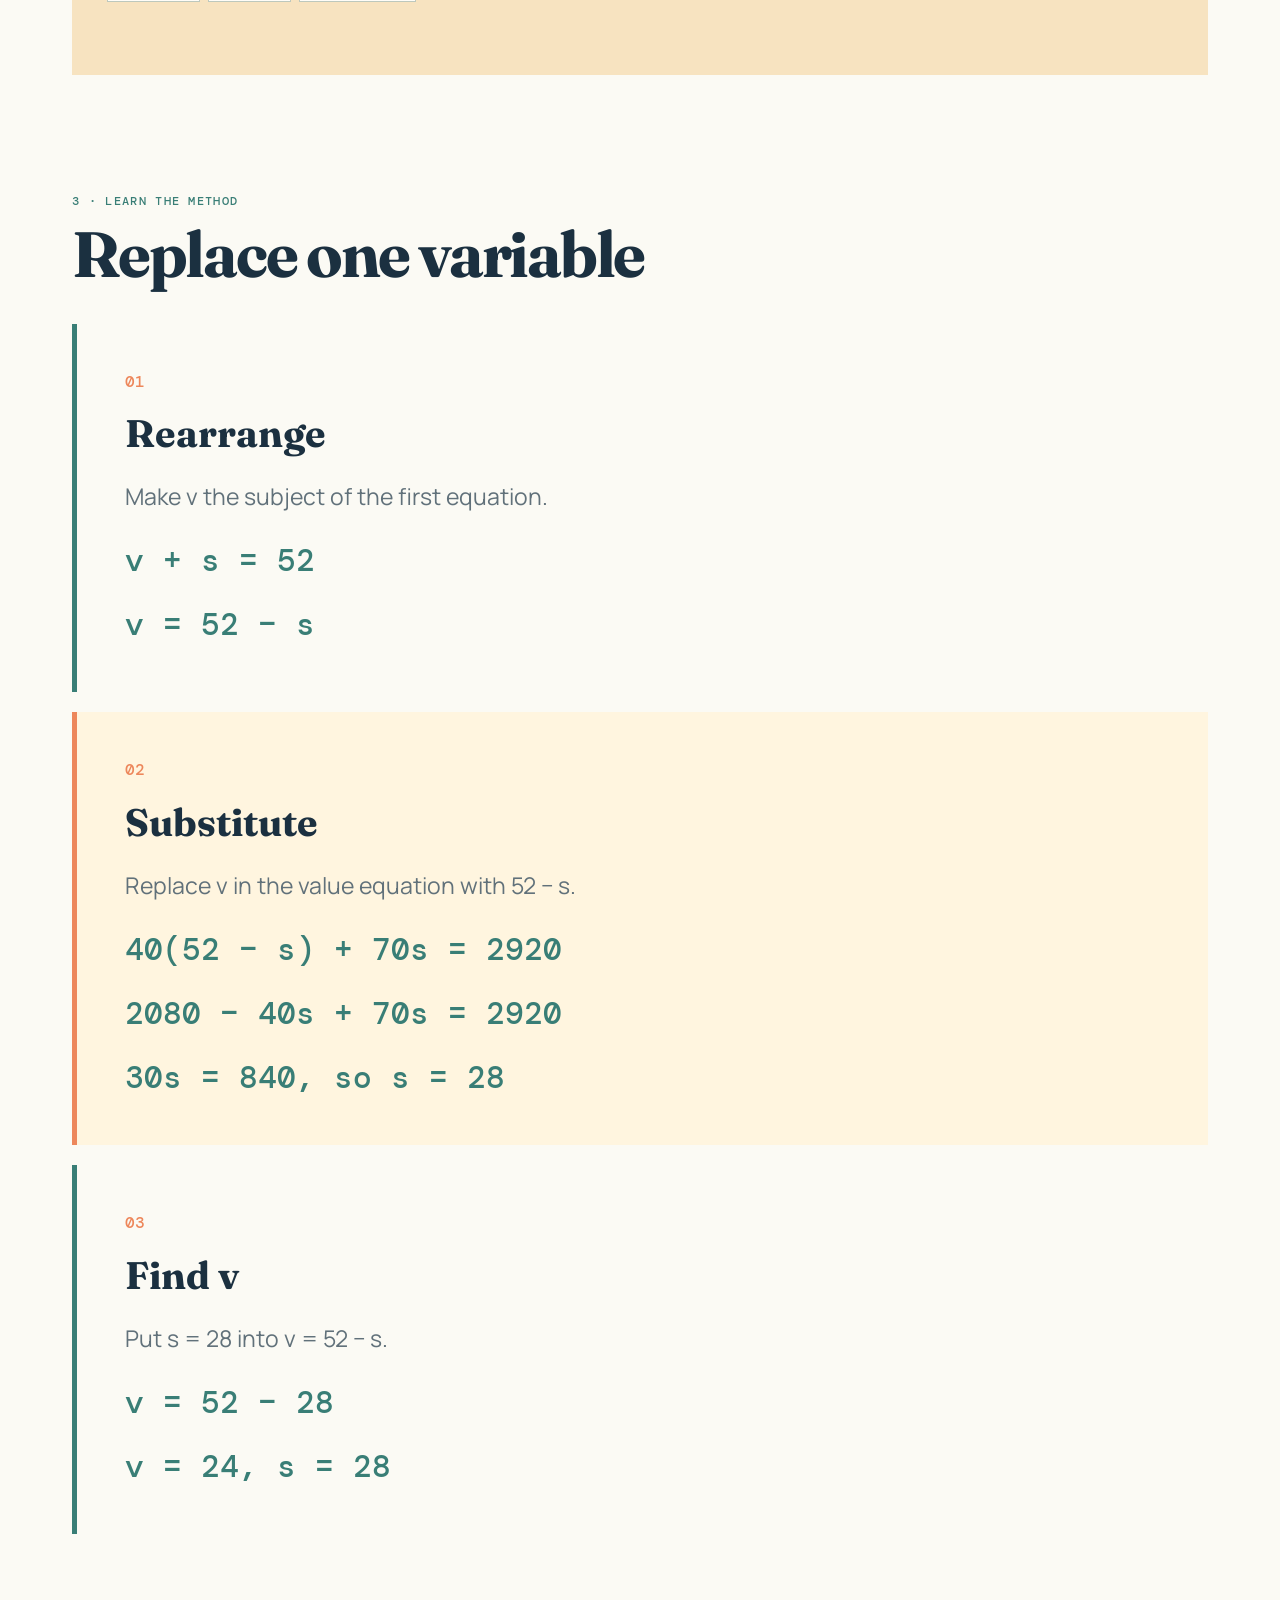
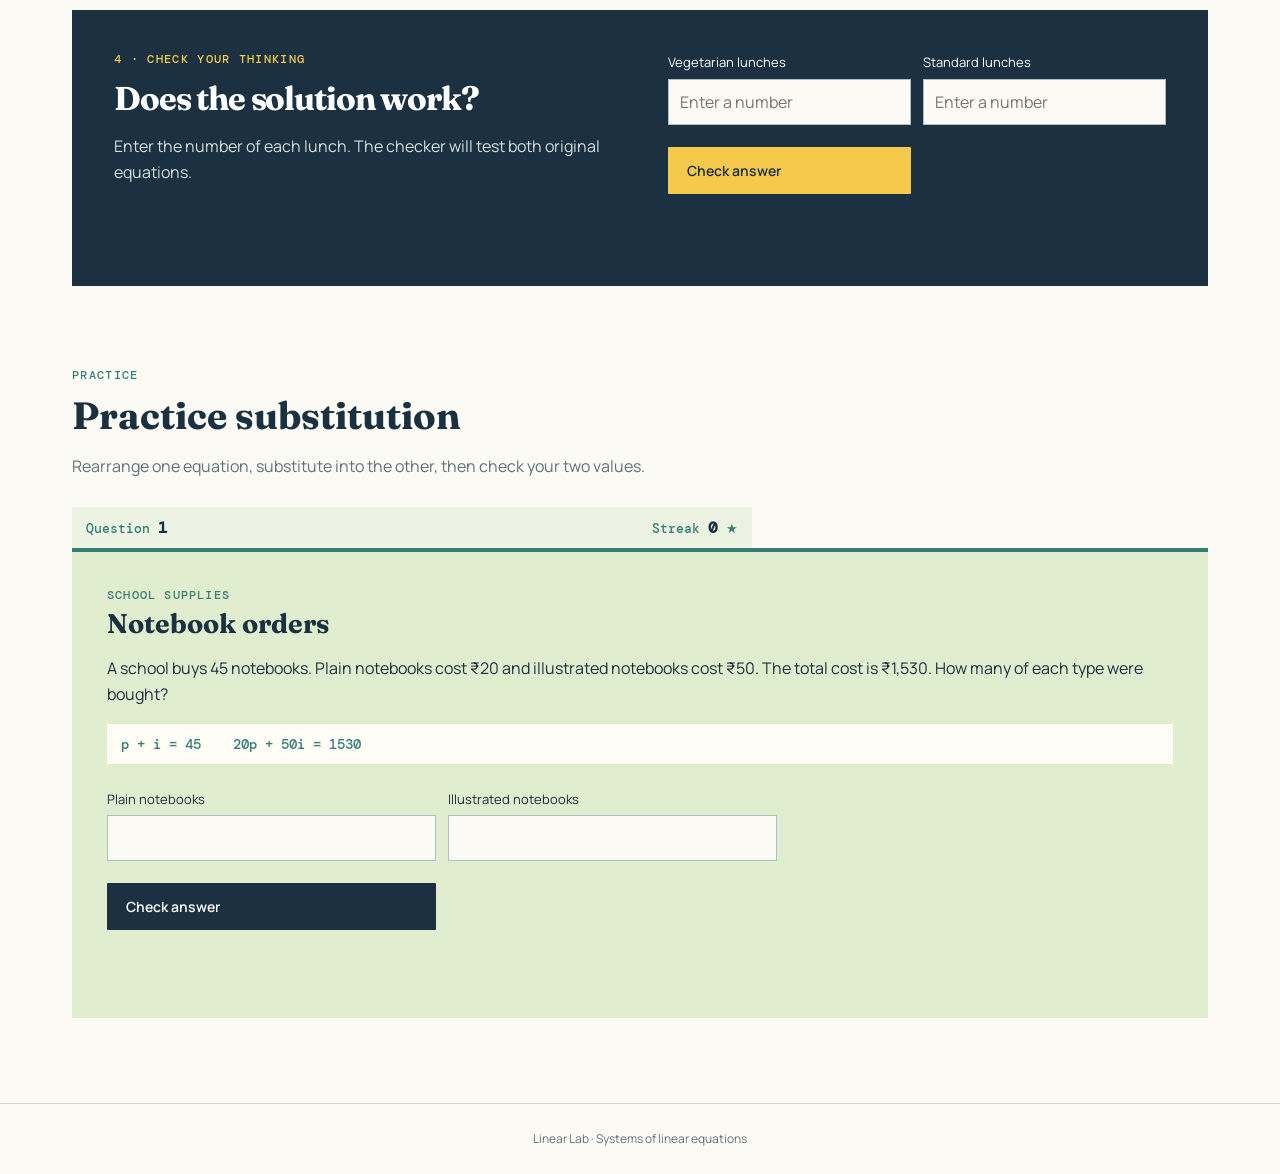
<file: substitution.html>
<!doctype html>
<html lang="en"><head><meta charset="utf-8"><meta name="viewport" content="width=device-width, initial-scale=1"><title>Substitution | Linear Lab</title><link rel="stylesheet" href="styles.css"></head>
<body><header class="site-header"><a class="brand" href="index.html">Linear <span>Lab</span></a><nav aria-label="Primary navigation"><a href="index.html">Home</a><a href="elimination.html">Elimination</a><a href="graphical-intersection.html">Graphical intersection</a><a href="equating-values.html">Equating values</a><a class="active" href="substitution.html">Substitution</a></nav></header>
<main class="lesson"><a class="back" href="index.html">← All pathways</a><section class="lesson-hero substitution-hero"><div><p class="eyebrow">School meal service</p><h1>Substitution</h1><p>Replace one variable with an equivalent expression, then solve one equation with one unknown.</p></div><div class="method-art" aria-hidden="true">→</div></section>
<section class="challenge"><div class="step-label">The challenge</div><div><h2>Lunch service orders</h2><p>A school meal service prepared <strong>52 lunches</strong>. Vegetarian lunches cost <strong>₹40</strong> and standard lunches cost <strong>₹70</strong>. The total value was <strong>₹2,920</strong>.</p><p class="question">How many vegetarian and standard lunches were prepared?</p></div></section>
<section class="two-col"><article class="panel"><p class="eyebrow">1 · Model the situation</p><h2>Two linked equations</h2><p>Let <strong>v</strong> be vegetarian lunches and <strong>s</strong> be standard lunches.</p><div class="equations"><p>v + s = 52 <small>total lunches</small></p><p>40v + 70s = 2920 <small>total value in rupees</small></p></div><button class="text-button" data-reveal="substitution-explanation">Why use substitution? +</button><p id="substitution-explanation" class="reveal">The first equation is easy to rearrange. We can write v in terms of s, then replace v in the second equation.</p></article>
<article class="panel warm"><p class="eyebrow">2 · Make a prediction</p><h2>Which lunch was prepared more often?</h2><p>The average lunch value is lower than ₹70. Which type do you expect there to be more of?</p><div class="choice-row" data-choice="lunch"><button>Vegetarian</button><button>Standard</button><button>They are equal</button></div><p class="feedback" id="lunch-feedback" aria-live="polite"></p></article></section>
<section class="worked"><p class="eyebrow">3 · Learn the method</p><h2>Replace one variable</h2><div class="worked-steps"><article><span>01</span><h3>Rearrange</h3><p>Make v the subject of the first equation.</p><code>v + s = 52</code><code>v = 52 − s</code></article><article class="addition-step"><span>02</span><h3>Substitute</h3><p>Replace v in the value equation with 52 − s.</p><code>40(52 − s) + 70s = 2920</code><code>2080 − 40s + 70s = 2920</code><code>30s = 840, so s = 28</code></article><article><span>03</span><h3>Find v</h3><p>Put s = 28 into v = 52 − s.</p><code>v = 52 − 28</code><code>v = 24, s = 28</code></article></div></section>
<section class="practice"><div><p class="eyebrow">4 · Check your thinking</p><h2>Does the solution work?</h2><p>Enter the number of each lunch. The checker will test both original equations.</p></div><form id="substitution-form" class="answer-form"><label>Vegetarian lunches <input id="substitution-v" type="number" inputmode="numeric" placeholder="Enter a number"></label><label>Standard lunches <input id="substitution-s" type="number" inputmode="numeric" placeholder="Enter a number"></label><button class="button" type="submit">Check answer</button><p class="feedback" id="substitution-feedback" aria-live="polite"></p></form></section>
<section class="exercise practice-zone" id="substitution-practice"><div class="exercise-heading"><p class="eyebrow">Practice</p><h2>Practice substitution</h2><p>Rearrange one equation, substitute into the other, then check your two values.</p></div><div class="practice-status"><span>Question <strong id="substitution-question-number">1</strong></span><span aria-label="Correct answer streak">Streak <strong id="substitution-streak">0</strong> ★</span></div><article class="exercise-card"><p class="exercise-number" id="substitution-practice-topic">Practice question</p><h3 id="substitution-practice-title"></h3><p id="substitution-practice-prompt"></p><p class="mini-equation" id="substitution-practice-equations"></p><form id="substitution-practice-form" class="answer-form light-form"><label id="substitution-label-one">First amount <input id="substitution-practice-one" type="number" inputmode="numeric" required></label><label id="substitution-label-two">Second amount <input id="substitution-practice-two" type="number" inputmode="numeric" required></label><button class="button" type="submit">Check answer</button><button class="next-button" id="substitution-next" type="button" hidden>Try another question →</button><p class="feedback" id="substitution-practice-feedback" aria-live="polite"></p></form></article></section></main><footer>Linear Lab · Systems of linear equations</footer><script src="app.js"></script></body></html>
</file>
<file: styles.css>
@import url('https://fonts.googleapis.com/css2?family=DM+Mono:wght@400;500&family=Fraunces:opsz,wght@9..144,600;9..144,700&family=Manrope:wght@400;500;600;700&display=swap');
:root{--ink:#1b3040;--muted:#61717a;--paper:#fbfaf4;--cream:#f2eddc;--yellow:#f5c94c;--orange:#ed875b;--blue:#417b9a;--teal:#397e76;--line:#d8d8cd;--mono:'DM Mono',monospace;--serif:Fraunces,Georgia,serif;--sans:Manrope,Arial,sans-serif}*{box-sizing:border-box}body{margin:0;background:var(--paper);color:var(--ink);font:16px/1.65 var(--sans)}.site-header{max-width:1200px;margin:auto;padding:25px 32px;display:flex;align-items:center;justify-content:space-between}.brand{color:var(--ink);font:700 25px var(--serif);text-decoration:none}.brand span{color:var(--orange)}nav{display:flex;gap:25px}nav a{color:var(--muted);font-size:14px;text-decoration:none}nav a.active,nav a:hover{color:var(--ink);font-weight:700;border-bottom:2px solid var(--yellow)}main{max-width:1200px;margin:auto;padding:0 32px}.hero{padding:105px 0 90px;max-width:840px}.eyebrow,.tag{margin:0 0 13px;color:var(--teal);font:500 12px/1.2 var(--mono);letter-spacing:.11em;text-transform:uppercase}.hero h1,.lesson-hero h1{font:700 clamp(3rem,7vw,6.4rem)/.99 var(--serif);letter-spacing:-.055em;margin:0 0 26px}.hero h1 em{color:var(--orange);font-style:italic}.lead{color:var(--muted);font-size:20px;max-width:670px}.button{display:inline-flex;align-items:center;gap:18px;margin-top:19px;padding:14px 19px;background:var(--ink);border:0;border-radius:1px;color:#fff;font:600 14px var(--sans);text-decoration:none;cursor:pointer}.button:hover{background:var(--teal)}.button span{font-size:20px}.method-intro{border-top:1px solid var(--line);padding:42px 0 28px;display:flex;justify-content:space-between;gap:40px}.method-intro h2,.challenge h2,.panel h2,.worked h2,.graph-section h2,.practice h2,.reflection h2{font:700 33px/1.13 var(--serif);letter-spacing:-.035em;margin:0}.method-intro>p{max-width:390px;color:var(--muted);margin:0}.pathways{display:grid;grid-template-columns:1fr 1fr;gap:18px}.pathway{min-height:465px;padding:36px;position:relative}.solar{background:#e1edcf}.transport{background:#d7e9e8}.pathway-number{position:absolute;right:30px;top:18px;color:#697c64;font:500 62px/1 var(--serif);opacity:.35}.transport .pathway-number{color:#46817f}.pathway h3{font:700 47px/1 var(--serif);letter-spacing:-.04em;margin:4px 0 15px}.pathway p:not(.tag){max-width:420px}.pathway ul{padding:12px 0 9px;list-style:none;color:#405a55;font-size:14px}.pathway li{padding:4px 0}.pathway li:before{content:'✓';margin-right:10px;color:var(--teal);font-weight:700}.pathway a{color:var(--ink);font-weight:700;text-decoration:none}.pathway a span{padding-left:10px}.learning-cycle{padding:100px 0}.learning-cycle>div{display:grid;grid-template-columns:repeat(8,auto);align-items:center;gap:13px}.learning-cycle span{display:grid;place-items:center;width:34px;height:34px;border-radius:50%;background:var(--yellow);font:500 13px var(--mono)}.learning-cycle p{margin:0;font-size:13px;color:var(--muted)}.learning-cycle strong{color:var(--ink)}footer{border-top:1px solid var(--line);padding:25px 32px;color:var(--muted);font-size:12px;text-align:center}.lesson{padding-bottom:85px}.back{display:inline-block;margin:25px 0 42px;color:var(--muted);font-size:14px;text-decoration:none}.lesson-hero{min-height:300px;padding:48px 55px;display:flex;align-items:center;justify-content:space-between;overflow:hidden}.lesson-hero h1{font-size:clamp(3.4rem,7vw,5.9rem)}.lesson-hero p:not(.eyebrow){max-width:560px;font-size:18px}.solar-hero{background:#e1edcf}.transport-hero{background:#d7e9e8}.sun-art,.transport-art{font:170px/1 var(--serif);color:#efb936;opacity:.8}.transport-art{color:#468d89;transform:rotate(-11deg)}.challenge{display:grid;grid-template-columns:190px 1fr;gap:42px;padding:52px 6px;border-bottom:1px solid var(--line)}.step-label{font:500 12px var(--mono);text-transform:uppercase;letter-spacing:.1em;color:var(--orange)}.challenge p{max-width:725px}.question{font-weight:700;color:var(--teal)}.two-col{display:grid;grid-template-columns:1.2fr .8fr;gap:18px;padding:55px 0}.panel{padding:35px;background:#f1eee2}.panel.warm{background:#f7e3c0}.equations{margin:22px 0;padding:15px 19px;border-left:3px solid var(--teal);background:#fffdf6;font:500 19px/1.8 var(--mono)}.equations p{margin:0}.equations small{display:block;font:12px var(--sans);color:var(--muted)}.text-button{border:0;background:none;padding:0;color:var(--teal);font:700 14px var(--sans);cursor:pointer}.reveal{display:none;margin:16px 0 0;padding:12px;background:#e4f1e7;font-size:14px}.reveal.show{display:block}.choice-row{display:flex;flex-wrap:wrap;gap:8px;margin-top:22px}.choice-row button,.toggle-row label{border:1px solid #bdc8bd;background:#fffdf7;color:var(--ink);padding:10px 12px;font:600 13px var(--sans);cursor:pointer}.choice-row button.selected{background:var(--teal);border-color:var(--teal);color:#fff}.feedback{min-height:25px;margin:13px 0 0;font-size:14px;font-weight:600}.success{color:#247065}.retry{color:#a34a31}.worked{padding:26px 0 62px}.worked-steps{display:grid;grid-template-columns:repeat(3,1fr);gap:1px;margin-top:27px;background:var(--line)}.worked-steps article{padding:27px;background:var(--paper)}.worked-steps span{font:500 13px var(--mono);color:var(--orange)}.worked-steps h3{font:700 21px var(--serif);margin:14px 0 6px}.worked-steps p{font-size:14px;color:var(--muted)}code{display:block;margin-top:17px;color:var(--teal);font:500 14px var(--mono)}.practice{display:grid;grid-template-columns:1fr 1fr;gap:55px;padding:42px;background:var(--ink);color:#fff}.practice .eyebrow{color:var(--yellow)}.practice p{color:#d5e0e1}.answer-form{display:grid;grid-template-columns:1fr 1fr;gap:12px;align-content:start}.answer-form label{font-size:13px}.answer-form input,textarea{display:block;width:100%;margin-top:5px;padding:11px;border:1px solid #adc0c1;background:#fbfaf4;color:var(--ink);font:16px var(--sans)}.answer-form .button{margin:10px 0 0;background:var(--yellow);color:var(--ink)}.answer-form .feedback{grid-column:1/-1;color:#fff}.reflection{padding:72px 15%;text-align:center}.reflection h2{margin-bottom:15px}.reflection textarea{min-height:100px;margin:28px auto 0;max-width:700px;resize:vertical}.graph-section{padding:38px 0 62px}.toggle-row{display:flex;gap:9px;flex-wrap:wrap;margin:23px 0}.toggle-row label{font-size:13px;cursor:pointer}.toggle-row input{accent-color:var(--teal)}.graph-wrap{padding:16px;background:#eef1e8;border:1px solid var(--line)}#cost-graph{display:block;width:100%;height:auto;background:#fffdf8}.axis{stroke:#1b3040;stroke-width:2}.grid{stroke:#d8d8cd;stroke-width:1}.axis-text{fill:#61717a;font:12px 'DM Mono',monospace}.line-bike{stroke:#e47750;stroke-width:4;fill:none}.line-bus{stroke:#397e76;stroke-width:4;fill:none}.point{fill:#f5c94c;stroke:#1b3040;stroke-width:2}.point-label{fill:#1b3040;font:600 14px Manrope,Arial,sans-serif}@media(max-width:720px){.site-header,main{padding-left:20px;padding-right:20px}.site-header{align-items:flex-start;gap:13px;flex-direction:column}nav{gap:14px;flex-wrap:wrap}.hero{padding:65px 0}.method-intro,.challenge,.practice{grid-template-columns:1fr;display:grid;gap:20px}.pathways,.two-col,.worked-steps{grid-template-columns:1fr}.learning-cycle>div{grid-template-columns:34px 1fr}.lesson-hero{padding:36px 26px;min-height:0}.sun-art,.transport-art{display:none}.challenge{padding:40px 0}.reflection{padding-left:0;padding-right:0}.answer-form{grid-template-columns:1fr}}
/* Teaching and exercise enhancements */
.worked-steps{grid-template-columns:.86fr 1.3fr .86fr}.worked-steps .addition-step{background:#fff5df}.equation-stack{display:grid;gap:4px;margin:17px 0;padding:14px;background:#fffdf6;color:var(--ink);font:500 15px/1.55 var(--mono)}.equation-stack div{display:grid;grid-template-columns:1fr 1fr 1fr}.equation-stack .sum-line{border-top:2px solid var(--ink);padding-top:5px;color:var(--teal)}.toggle-row label{display:flex;align-items:center;gap:8px}.toggle-row i{display:inline-block;width:18px;border-top:4px solid}.bike-label i{border-color:#e47750}.bus-label i{border-color:#397e76}.point-label-toggle i{border-color:var(--yellow)}.axis-title{fill:#1b3040;font:600 13px Manrope,Arial,sans-serif}.exercise{padding:72px 0 0}.exercise-heading{max-width:610px}.exercise-heading h2{font:700 38px/1.1 var(--serif);margin:0 0 12px}.exercise-heading>p:not(.eyebrow){color:var(--muted)}.exercise-card{margin-top:25px;padding:35px;background:#e1edcf}.exercise-card h3{font:700 27px/1.1 var(--serif);margin:6px 0 10px}.exercise-number{margin:0;color:var(--teal);font:500 12px var(--mono);text-transform:uppercase;letter-spacing:.1em}.mini-equation{padding:11px 14px;background:#fffdf6;color:var(--teal);font:500 14px var(--mono)}.light-form{margin-top:25px;max-width:670px}.light-form .button{background:var(--ink);color:#fff}.light-form .feedback{color:var(--ink)}@media(max-width:720px){.worked-steps{grid-template-columns:1fr}.equation-stack{font-size:13px}}

.practice-zone{margin-top:10px}.practice-status{display:flex;justify-content:space-between;max-width:680px;margin-top:28px;padding:10px 14px;background:#edf3e3;color:var(--teal);font:500 13px var(--mono)}.practice-status strong{color:var(--ink);font-size:16px}.practice-zone .exercise-card{margin-top:0;border-top:4px solid var(--teal)}.practice-zone .feedback{min-height:28px}.next-button{margin:10px 0 0;padding:13px 18px;border:1px solid var(--ink);background:transparent;color:var(--ink);font:700 14px var(--sans);cursor:pointer}.next-button:hover{background:#fffdf6}@media(max-width:720px){.practice-status{gap:14px}.practice-zone .exercise-card{padding:25px 20px}}

.equating{background:#f7e3c0}.substitution{background:#e5def2}.equating .pathway-number{color:#bd7d45}.substitution .pathway-number{color:#75639b}.equating-hero{background:#f7e3c0}.substitution-hero{background:#e5def2}.method-art{font:170px/1 var(--serif);color:#c97842;opacity:.8}.substitution-hero .method-art{color:#765f9e}@media(max-width:720px){.method-art{display:none}}

/* Classroom presentation: reveal each part by scrolling downward. */
.lesson .two-col,.lesson .worked-steps{grid-template-columns:1fr}.lesson .two-col{gap:24px}.lesson .worked-steps{gap:14px;background:transparent}.lesson .worked-steps article{border-left:5px solid var(--teal);padding:34px}.lesson .worked-steps .addition-step{border-left-color:var(--orange)}.lesson .worked-steps article+article{margin-top:0}

/* Larger challenge prompt for classroom projection. */
.lesson .challenge{display:block;margin-top:38px;padding:52px 58px;min-height:330px;background:#f5ead8;border:1px solid #e4cda9}.lesson .challenge .step-label{margin-bottom:22px}.lesson .challenge h2{font-size:clamp(2.7rem,5vw,4.5rem);line-height:1.04}.lesson .challenge p{max-width:940px;font-size:clamp(1.2rem,2vw,1.6rem);line-height:1.65}.lesson .challenge .question{margin-top:27px;font-size:clamp(1.3rem,2.2vw,1.8rem);line-height:1.4}@media(max-width:720px){.lesson .challenge{padding:34px 28px;min-height:0}.lesson .challenge h2{font-size:2.55rem}.lesson .challenge p{font-size:1.12rem}.lesson .challenge .question{font-size:1.22rem}}

/* Larger worked mathematics for classroom projection. */
.lesson .worked{padding-top:64px;padding-bottom:76px}.lesson .worked>h2{font-size:clamp(2.7rem,5vw,4.5rem);line-height:1.04}.lesson .worked-steps{margin-top:36px;gap:20px}.lesson .worked-steps article{padding:44px 48px}.lesson .worked-steps article>span{font-size:1rem}.lesson .worked-steps h3{font-size:clamp(2rem,3vw,3rem);line-height:1.1;margin:18px 0 14px}.lesson .worked-steps p{max-width:980px;font-size:clamp(1.15rem,1.8vw,1.45rem);line-height:1.65}.lesson .worked-steps code{margin-top:18px;font-size:clamp(1.35rem,2.4vw,2rem);line-height:1.5;white-space:normal}.lesson .worked-steps .equation-stack{max-width:800px;padding:22px 26px;font-size:clamp(1.2rem,2.2vw,1.8rem);line-height:1.7}@media(max-width:720px){.lesson .worked{padding-top:45px;padding-bottom:52px}.lesson .worked>h2{font-size:2.55rem}.lesson .worked-steps article{padding:30px 25px}.lesson .worked-steps h3{font-size:2rem}.lesson .worked-steps p{font-size:1.12rem}.lesson .worked-steps code{font-size:1.25rem}.lesson .worked-steps .equation-stack{padding:16px;font-size:1.02rem}}
</file>
